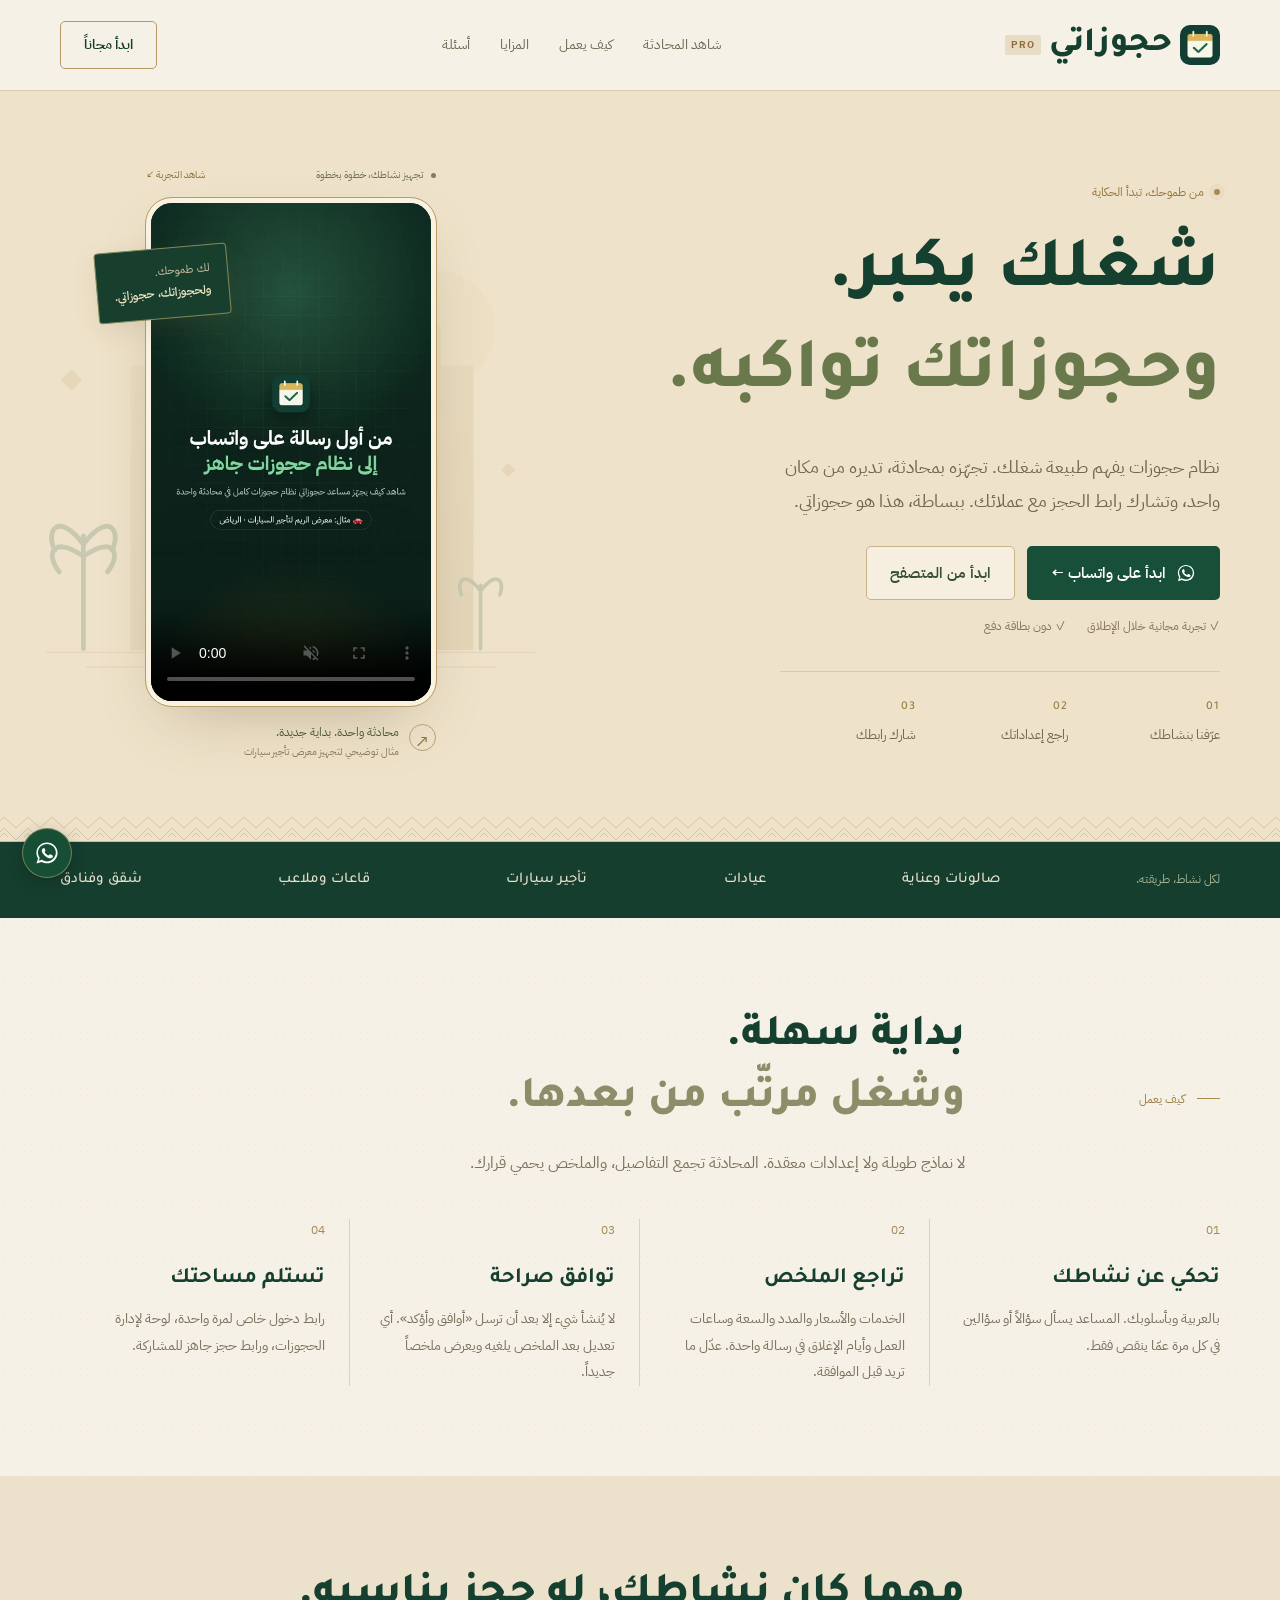
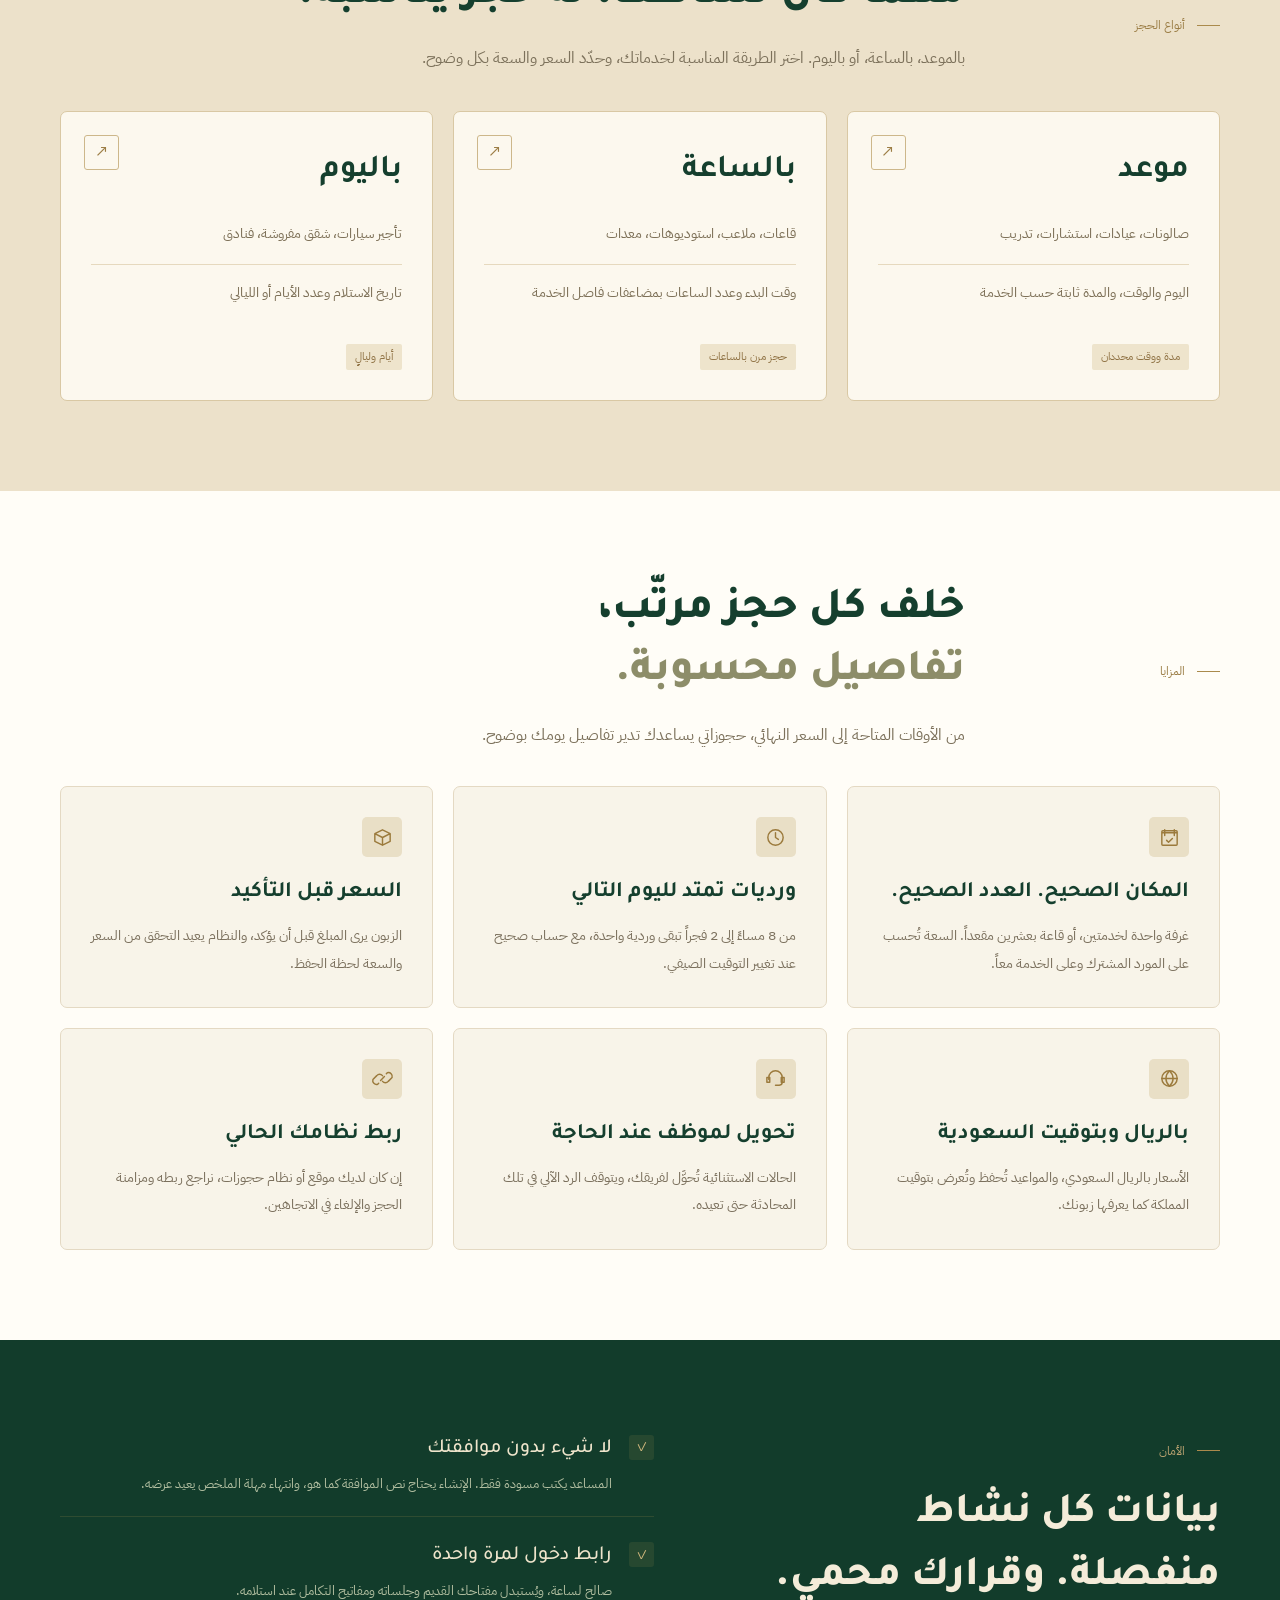
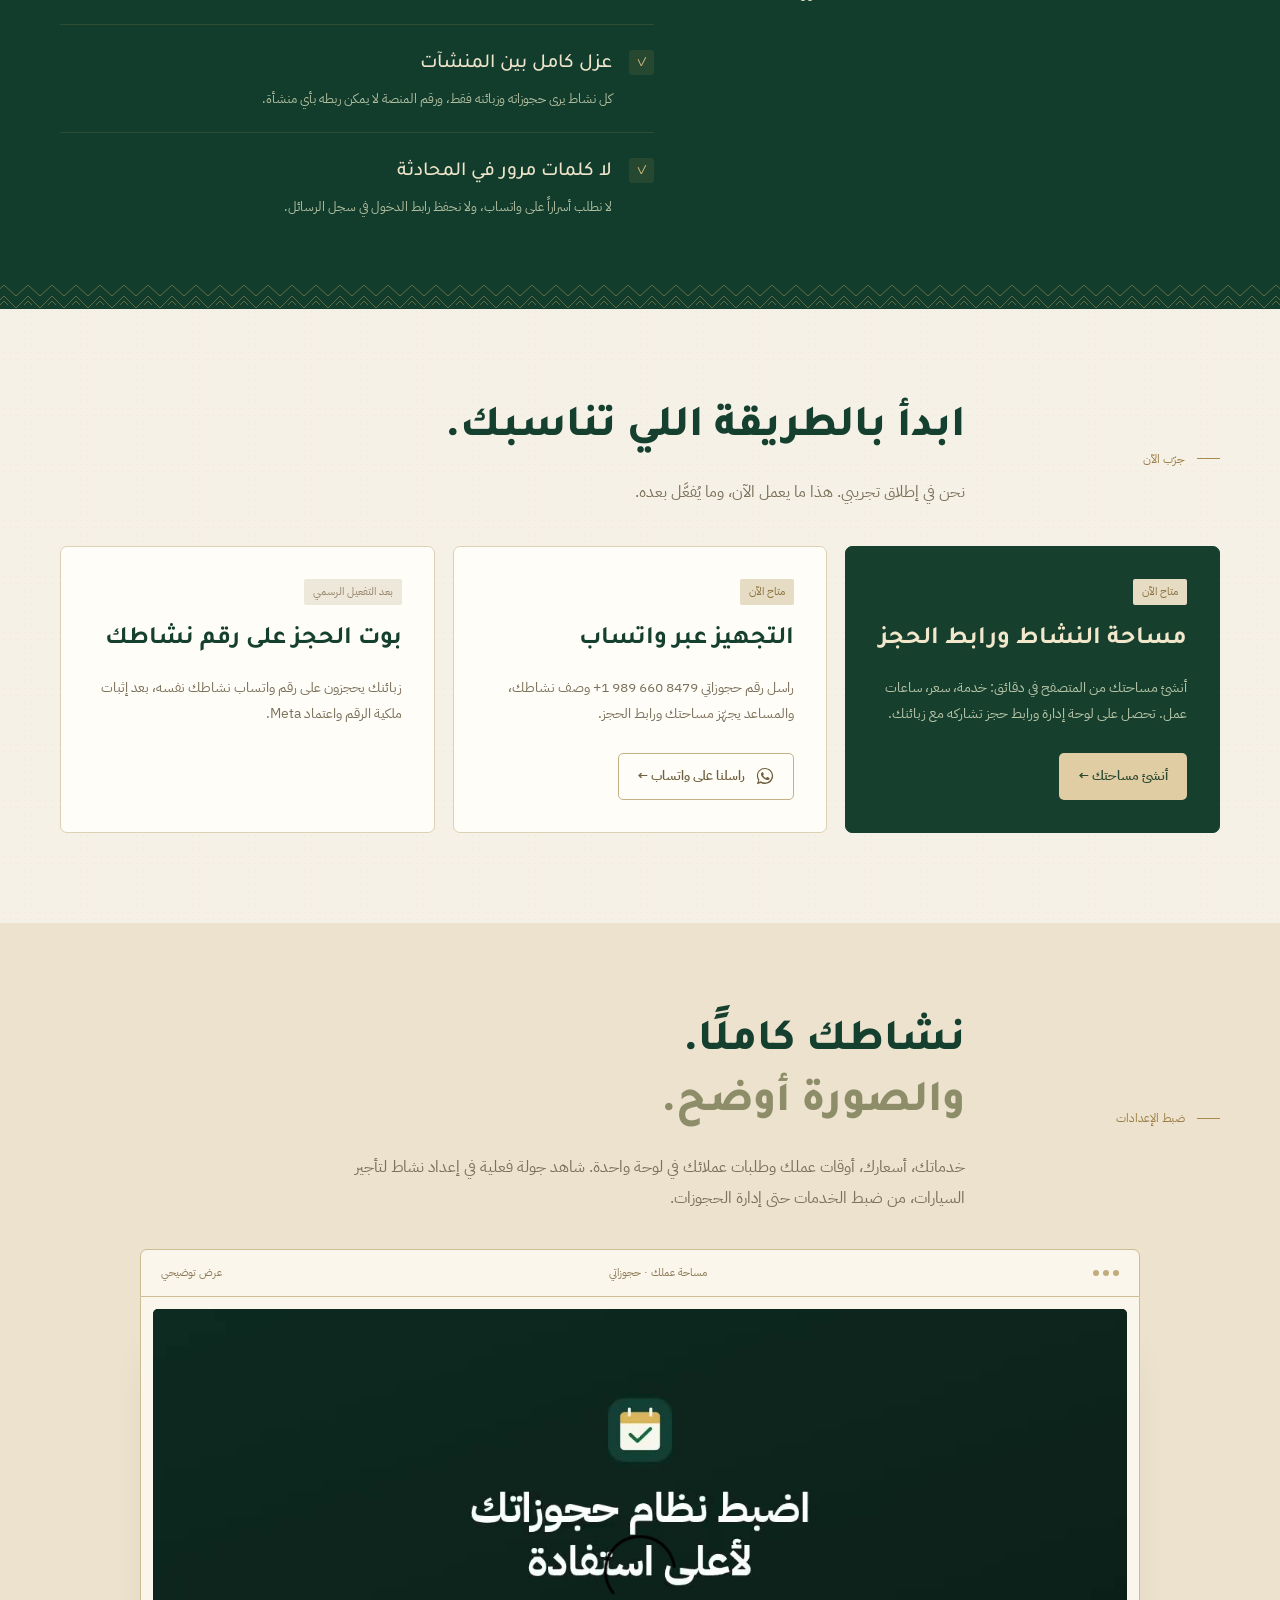
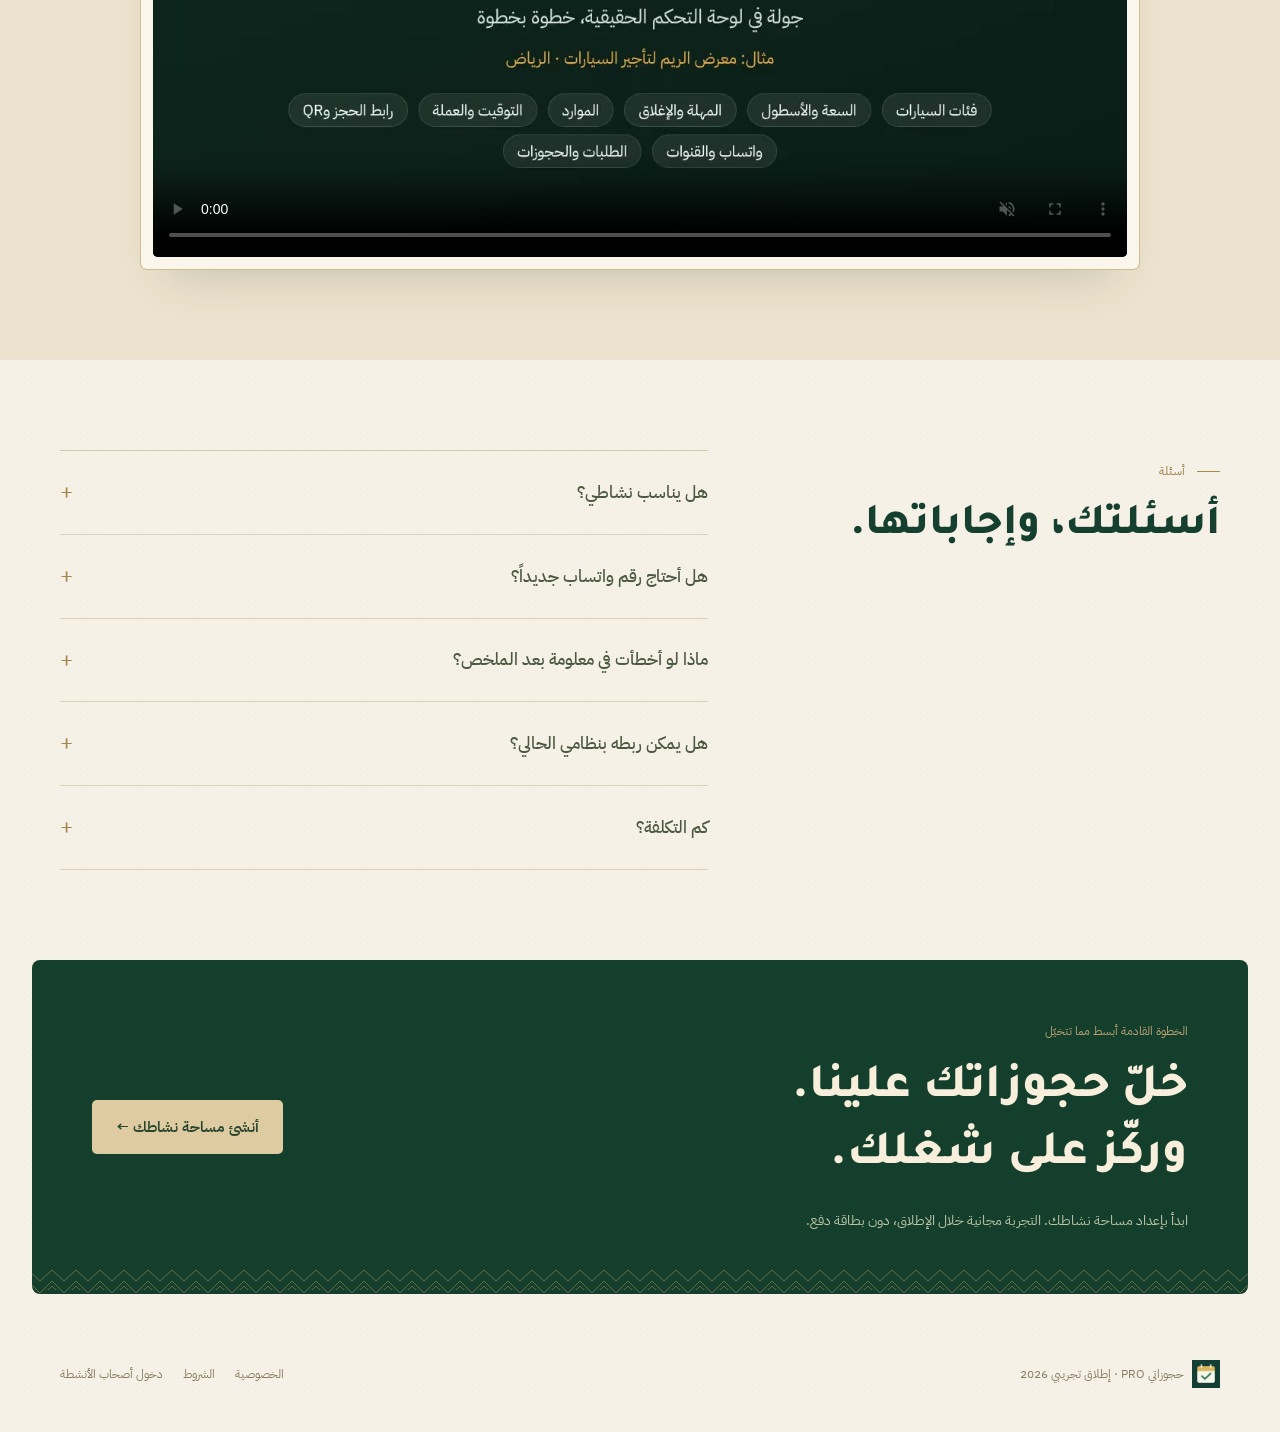
<file: index.html>
<!doctype html>
<html lang="ar" dir="rtl">
  <head>
    <meta charset="utf-8" />
    <meta
      name="viewport"
      content="width=device-width, initial-scale=1, viewport-fit=cover"
    />
    <link rel="canonical" href="https://abukamil.github.io/hajozati-landing/" />
    <link rel="icon" type="image/png" href="app-icon.png" />
    <link rel="apple-touch-icon" href="app-icon.png" />
    <link rel="manifest" href="manifest.webmanifest" />
    <meta name="theme-color" content="#102b26" />
    <meta property="og:type" content="website" />
    <meta property="og:locale" content="ar_AR" />
    <meta property="og:site_name" content="حجوزاتي PRO" />
    <meta property="og:title" content="حجوزاتي | حجوزات نشاطك على رقمك" />
    <meta
      property="og:description"
      content="حجوزاتي: نظام حجوزات لأي نشاط، تجهّزه من محادثة واتساب وتشارك رابط الحجز مع زبائنك اليوم."
    />
    <meta
      property="og:url"
      content="https://abukamil.github.io/hajozati-landing/"
    />
    <meta
      property="og:image"
      content="https://abukamil.github.io/hajozati-landing/social-card.png"
    />
    <meta property="og:image:type" content="image/png" />
    <meta property="og:image:width" content="1200" />
    <meta property="og:image:height" content="630" />
    <meta
      property="og:image:alt"
      content="حجوزاتي: كل مواعيد نشاطك في مساحة واحدة"
    />
    <meta name="twitter:card" content="summary_large_image" />
    <meta name="twitter:title" content="حجوزاتي | حجوزات نشاطك على رقمك" />
    <meta
      name="twitter:description"
      content="حجوزاتي: نظام حجوزات لأي نشاط، تجهّزه من محادثة واتساب وتشارك رابط الحجز مع زبائنك اليوم."
    />
    <meta
      name="twitter:image"
      content="https://abukamil.github.io/hajozati-landing/social-card.png"
    />
    <title>حجوزاتي PRO</title>
    <meta
      name="description"
      content="حجوزاتي: نظام حجوزات لأي نشاط، تجهّزه من محادثة واتساب وتشارك رابط الحجز مع زبائنك اليوم."
    />
    <link rel="preconnect" href="https://fonts.googleapis.com" />
    <link rel="preconnect" href="https://fonts.gstatic.com" crossorigin />
    <link
      rel="stylesheet"
      href="https://fonts.googleapis.com/css2?family=Readex+Pro:wght@400;500;600;700&family=IBM+Plex+Sans+Arabic:wght@400;500;600;700&family=IBM+Plex+Mono:wght@500&display=swap"
    />
    <style>
      :root {
        --paper: #f5f5ef;
        --panel: #fff;
        --ink: #17362e;
        --muted: #6b7770;
        --line: #dce2d9;
        --leaf: #205c47;
        --sun: #b1cc71;
        --chat: #102d26;
        --display: "Readex Pro", sans-serif;
        --body: "IBM Plex Sans Arabic", sans-serif;
        color-scheme: light;
      }
      * {
        box-sizing: border-box;
      }
      html {
        scroll-padding-top: 100px;
      }
      body {
        margin: 0;
        background: var(--paper);
        color: var(--ink);
        font: 17px/1.85 var(--body);
        -webkit-font-smoothing: antialiased;
      }
      a {
        color: inherit;
      }
      p,
      h1,
      h2,
      h3 {
        margin: 0;
      }
      h1,
      h2,
      h3 {
        font-family: var(--display);
        font-weight: 500;
        line-height: 1.6;
        letter-spacing: -0.6px;
        text-wrap: balance;
      }
      h2 em {
        font-style: normal;
        color: #7b8d7c;
      }
      .wrap {
        width: 100%;
        max-width: 1240px;
        padding-inline: 40px;
        margin-inline: auto;
      }
      button,
      a,
      summary {
        -webkit-tap-highlight-color: transparent;
      }
      :focus-visible {
        outline: 3px solid #98b746;
        outline-offset: 5px;
      }
      a {
        text-decoration: none;
      }
      .btn {
        display: inline-flex;
        align-items: center;
        justify-content: center;
        gap: 10px;
        min-height: 52px;
        border-radius: 9px;
        padding: 12px 23px;
        font-size: 15px;
        font-weight: 600;
        line-height: 1.6;
        border: 1px solid transparent;
        transition:
          transform 0.2s,
          background 0.2s;
      }
      .btn:hover {
        transform: translateY(-2px);
      }
      .btn.solid {
        background: var(--leaf);
        color: #fff;
      }
      .btn.ghost {
        border-color: var(--line);
        background: transparent;
      }
      .wa-ico {
        width: 20px;
        height: 20px;
        flex: none;
      }
      header.top {
        position: sticky;
        top: 0;
        z-index: 30;
        background: #f5f5eff5;
        backdrop-filter: blur(16px);
        border-bottom: 1px solid #dde2d7;
      }
      header.top .wrap {
        height: 84px;
        display: flex;
        align-items: center;
        justify-content: space-between;
        gap: 22px;
      }
      .brand {
        font-family: var(--display);
        font-size: 28px;
        font-weight: 700;
        display: flex;
        align-items: center;
        gap: 8px;
        letter-spacing: -1px;
      }
      .brand small {
        font-family: var(--body);
        font-size: 10px;
        letter-spacing: 1px;
        color: #40634f;
        border: 1px solid #bac9b3;
        border-radius: 4px;
        padding: 0 5px;
      }
      nav.links {
        display: flex;
        gap: 30px;
        font-size: 14px;
        color: #596c5e;
      }
      nav.links a:hover {
        color: var(--leaf);
      }
      header .btn {
        background: transparent !important;
        border: 1px solid #b7c5b1 !important;
        color: var(--ink) !important;
        font-size: 14px;
        min-height: 44px;
      }
      .hero {
        background: #102d26;
        color: #fff;
        position: relative;
        isolation: isolate;
        overflow: hidden;
      }
      .hero::before {
        content: "";
        position: absolute;
        width: 650px;
        height: 650px;
        left: -240px;
        top: 0;
        border: 1px solid #d3ebad14;
        border-radius: 50%;
        box-shadow:
          0 0 0 95px #d3ebad05,
          0 0 0 190px #d3ebad04;
        z-index: -1;
      }
      .hero::after {
        content: "";
        position: absolute;
        inset: 0;
        background: radial-gradient(
          ellipse at 30% 50%,
          #36533d55,
          transparent 60%
        );
        z-index: -1;
      }
      .hero .wrap {
        display: grid;
        grid-template-columns: 1.18fr 0.82fr;
        gap: 80px;
        align-items: center;
        padding-block: 48px 56px;
      }
      .hero .copy {
        padding-block: 30px;
        min-width: 0;
      }
      .eyebrow {
        font-size: 13px;
        display: flex;
        align-items: center;
        gap: 10px;
        color: #d9e4c3;
      }
      .eyebrow::before {
        content: "";
        height: 6px;
        width: 6px;
        border-radius: 50%;
        background: #c2de8a;
        box-shadow: 0 0 0 5px #b5d27712;
      }
      .hero h1 {
        font-size: clamp(38px, 4.15vw, 57px);
        margin-top: 26px;
        line-height: 1.65;
        letter-spacing: -1.4px;
      }
      .hero h1 em {
        color: #c6dc9d;
        font-style: normal;
      }
      .hero .lede {
        font-size: 18px;
        line-height: 2;
        color: #bbc9bf;
        max-width: 470px;
        margin-top: 23px;
      }
      .ctas {
        display: flex;
        flex-wrap: wrap;
        gap: 12px;
        margin-top: 28px;
      }
      .hero .btn.solid {
        background: #d2e8ac;
        color: #19382d;
      }
      .hero .btn.ghost {
        color: #e9ede2;
        border-color: #627361;
        background: #ffffff04;
      }
      .hero .note {
        margin-top: 15px;
        font-size: 12px;
        color: #9caf9f;
      }
      .hero .note span {
        margin-inline-start: 18px;
      }
      .hero-benefits {
        display: grid;
        grid-template-columns: repeat(3, 1fr);
        gap: 16px;
        margin-top: 40px;
        padding-top: 23px;
        border-top: 1px solid #b9ccab26;
        max-width: 440px;
      }
      .hero-benefits div {
        display: flex;
        flex-direction: column;
        gap: 4px;
      }
      .hero-benefits b {
        font-family: var(--display);
        font-size: 12px;
        font-weight: 400;
        letter-spacing: 1px;
        color: #b0c994;
      }
      .hero-benefits span {
        font-size: 13px;
        color: #d1dccd;
      }
      .video-stage {
        position: relative;
        width: 100%;
        max-width: 307px;
        justify-self: center;
      }
      .video-heading {
        display: flex;
        align-items: center;
        gap: 7px;
        font-size: 11px;
        color: #bdcdbd;
        margin-bottom: 13px;
      }
      .video-duration {
        margin-inline-start: auto;
        color: #c4da9d;
      }
      .live-dot {
        width: 5px;
        height: 5px;
        background: #c2db94;
        border-radius: 50%;
      }
      .clip {
        overflow: hidden;
        border-radius: 18px;
        background: var(--chat);
      }
      .clip video {
        display: block;
        width: 100%;
        height: auto;
      }
      .clip.tall video {
        aspect-ratio: 9/16;
        object-fit: contain;
      }
      .clip.wide video {
        aspect-ratio: 16/9;
      }
      .hero-video {
        border: 5px solid #e3e9d6;
        border-radius: 26px;
        box-shadow: 0 26px 55px #0005;
        position: relative;
      }
      .video-caption {
        font-size: 13px;
        margin-top: 15px;
        position: relative;
        padding-inline-start: 37px;
        color: #eff3e9;
      }
      .video-caption > span:last-child {
        display: block;
        font-size: 10px;
        color: #8ea991;
      }
      .caption-icon {
        position: absolute;
        inset-inline-start: 0;
        top: 3px;
        width: 27px;
        height: 27px;
        border: 1px solid #6c845b;
        border-radius: 50%;
        display: grid;
        place-items: center;
        color: #b8d18d;
        font-size: 18px;
      }
      .orbit-label {
        position: absolute;
        left: -66px;
        top: 60px;
        z-index: 2;
        background: #f0f2e6;
        color: #6d7b6a;
        padding: 12px 16px;
        border-radius: 9px;
        font-size: 10px;
        box-shadow: 0 8px 30px #0002;
        transform: rotate(-6deg);
        pointer-events: none;
      }
      .orbit-label b {
        display: block;
        color: #294937;
        font-weight: 500;
        font-size: 11px;
      }
      .sector-strip {
        background: #e9ecdf;
        border-bottom: 1px solid #d9dfce;
      }
      .sector-strip .wrap {
        display: flex;
        align-items: center;
        justify-content: space-between;
        gap: 24px;
        padding-block: 25px;
      }
      .sector-strip span {
        font-size: 12px;
        color: #72816c;
      }
      .sector-strip b {
        font-family: var(--display);
        font-size: 13px;
        font-weight: 400;
        color: #53624c;
      }
      section .wrap {
        padding-block: 88px;
      }
      .sec-head {
        display: grid;
        grid-template-columns: 220px 1fr;
        gap: 35px;
      }
      .kicker {
        display: flex;
        align-items: center;
        gap: 12px;
        font-size: 13px;
        color: #708169;
        padding-top: 10px;
      }
      .kicker::before {
        content: "";
        width: 23px;
        height: 1px;
        background: #8b9b6b;
      }
      .sec-head h2 {
        font-size: clamp(27px, 3.2vw, 40px);
      }
      .sec-head p:not(.kicker) {
        font-size: 16px;
        color: var(--muted);
        max-width: 640px;
        margin-top: 16px;
      }
      .steps {
        display: grid;
        grid-template-columns: repeat(4, 1fr);
        list-style: none;
        counter-reset: step;
        padding: 0;
        margin: 40px 0 0;
        gap: 0;
      }
      .steps li {
        counter-increment: step;
        padding: 0 24px;
        border-inline-start: 1px solid #d6dece;
      }
      .steps li:first-child {
        padding-inline-start: 0;
        border: 0;
      }
      .steps li::before {
        content: "0" counter(step);
        font-family: var(--display);
        font-size: 12px;
        color: #86936f;
        display: block;
        margin-bottom: 22px;
      }
      .steps h3 {
        font-size: 18px;
      }
      .steps p {
        font-size: 14px;
        color: var(--muted);
        margin-top: 10px;
        line-height: 1.9;
      }
      #modes {
        background: #e9eddf;
      }
      .ledger {
        display: grid;
        grid-template-columns: repeat(3, 1fr);
        gap: 18px;
        margin-top: 36px;
      }
      .ledger-row {
        background: #f7f8f2;
        border: 1px solid #d6ddcb;
        border-radius: 14px;
        padding: 28px;
        display: flex;
        flex-direction: column;
        align-items: flex-start;
        gap: 12px;
        position: relative;
        min-width: 0;
      }
      .ledger-row::before {
        content: "↗";
        position: absolute;
        left: 23px;
        top: 23px;
        width: 33px;
        height: 33px;
        border: 1px solid #ced8bf;
        border-radius: 50%;
        display: grid;
        place-items: center;
        color: #748b58;
      }
      .ledger-row b {
        font-family: var(--display);
        font-size: 26px;
        font-weight: 500;
        margin-bottom: 8px;
      }
      .ledger-row span {
        font-size: 14px;
        color: #697562;
      }
      .ledger-row span:nth-child(3) {
        border-top: 1px solid #dde4d3;
        padding-top: 15px;
        margin-top: 5px;
        width: 100%;
        min-height: 68px;
      }
      .ledger-row .unit {
        font-size: 11px;
        color: #42623a;
        background: #e9efdf;
        padding: 3px 9px;
        border-radius: 4px;
      }
      #features {
        background: #fafbf7;
      }
      .features {
        display: grid;
        grid-template-columns: repeat(3, 1fr);
        gap: 0;
        margin-top: 35px;
      }
      .feat {
        padding: 30px;
        border-bottom: 1px solid var(--line);
        min-width: 0;
      }
      .feat:nth-child(-n + 3) {
        border-top: 1px solid var(--line);
      }
      .feat:not(:nth-child(3n)) {
        border-inline-end: 1px solid var(--line);
      }
      .feature-icon {
        display: grid;
        place-items: center;
        width: 40px;
        height: 40px;
        background: #edf0e4;
        border-radius: 10px;
        color: #56733e;
        margin-bottom: 20px;
      }
      .feature-icon svg {
        width: 23px;
        height: 23px;
      }
      .feat h3 {
        font-size: 17px;
      }
      .feat p {
        font-size: 14px;
        color: var(--muted);
        line-height: 1.95;
        margin-top: 12px;
      }
      #trust {
        background: #15362b;
        color: #edf2e3;
      }
      #trust .wrap {
        display: grid;
        grid-template-columns: 0.9fr 1.1fr;
        gap: 80px;
      }
      #trust .sec-head {
        display: flex;
        flex-direction: column;
        gap: 22px;
      }
      #trust .kicker {
        color: #a6be8b;
      }
      #trust h2 {
        font-size: 34px;
        line-height: 1.8;
      }
      .trust {
        display: grid;
        gap: 20px;
      }
      .trust div {
        display: flex;
        gap: 17px;
        padding-bottom: 20px;
        border-bottom: 1px solid #d6e4bf26;
      }
      .trust div:last-child {
        border: 0;
        padding: 0;
      }
      .trust div::before {
        content: "✓";
        display: grid;
        place-items: center;
        flex: none;
        width: 25px;
        height: 25px;
        border-radius: 50%;
        background: #d1e6a918;
        color: #bad496;
        font-size: 13px;
        margin-top: 5px;
      }
      .trust p {
        font-size: 13px;
        color: #a8bfac;
        line-height: 1.9;
      }
      .trust b {
        display: block;
        color: #e5eddc;
        font-size: 16px;
        font-weight: 500;
        margin-bottom: 4px;
      }
      .status {
        display: grid;
        grid-template-columns: repeat(3, 1fr);
        gap: 18px;
        margin-top: 38px;
      }
      .card {
        border: 1px solid #dce2d1;
        background: #fff;
        padding: 30px;
        border-radius: 14px;
        display: flex;
        align-items: flex-start;
        flex-direction: column;
        gap: 16px;
        min-width: 0;
      }
      .card:first-child {
        background: #e7eddc;
        border-color: #cad6b5;
      }
      .pill {
        font-size: 11px;
        padding: 3px 9px;
        border-radius: 4px;
        display: inline-block;
        color: #51703c;
        background: #dae8ca;
      }
      .pill.soon {
        background: #efede5;
        color: #857755;
      }
      .card h3 {
        font-size: 20px;
      }
      .card p {
        color: var(--muted);
        font-size: 14px;
        flex: 1;
      }
      .card .btn {
        font-size: 13px;
        margin-top: 10px;
        min-height: 44px;
        padding-inline: 18px;
      }
      .card:nth-child(2) .btn {
        background: transparent;
        color: var(--leaf);
        border-color: #cbd6c3;
      }
      #setup {
        background: #e9eddf;
      }
      #setup .sec-head {
        margin-bottom: 35px;
      }
      .workspace-bar {
        display: flex;
        justify-content: space-between;
        align-items: center;
        gap: 10px;
        font-size: 11px;
        background: #f8f9f3;
        padding: 13px 20px;
        border: 1px solid #cdd8c0;
        border-radius: 12px 12px 0 0;
        max-width: 1000px;
        margin: auto;
        color: #7d8c72;
      }
      .workspace-bar b {
        font-weight: 400;
      }
      .workspace-bar > span:first-child {
        display: flex;
        gap: 4px;
        direction: ltr;
      }
      .workspace-bar i {
        width: 6px;
        height: 6px;
        border-radius: 50%;
        background: #c4cfb7;
      }
      .watch.wide {
        max-width: 1000px;
        margin: auto;
        border: 1px solid #cdd8c0;
        border-top: 0;
        border-radius: 0 0 12px 12px;
        padding: 12px;
        background: #f8f9f3;
        box-shadow: 0 30px 45px -30px #3b503540;
      }
      .watch .clip {
        border-radius: 5px;
      }
      #faq .wrap {
        display: grid;
        grid-template-columns: 0.8fr 1.2fr;
        gap: 80px;
      }
      #faq .sec-head {
        display: flex;
        flex-direction: column;
        gap: 15px;
      }
      .faq {
        border-top: 1px solid var(--line);
      }
      details {
        border-bottom: 1px solid var(--line);
      }
      summary {
        cursor: pointer;
        display: flex;
        align-items: center;
        justify-content: space-between;
        gap: 18px;
        padding-block: 21px;
        list-style: none;
        font-size: 16px;
        font-weight: 500;
      }
      summary::-webkit-details-marker {
        display: none;
      }
      summary::after {
        content: "+";
        color: #809767;
        font-size: 22px;
        font-weight: 400;
      }
      details[open] summary::after {
        content: "−";
      }
      details p {
        padding-bottom: 22px;
        font-size: 14px;
        color: var(--muted);
      }
      .final {
        padding: 0 32px 32px;
      }
      .final .wrap {
        background: #dce9bf;
        border-radius: 18px;
        padding: 52px 56px;
        display: flex;
        align-items: center;
        justify-content: space-between;
        gap: 30px;
        position: relative;
        overflow: hidden;
      }
      .final h2 {
        font-size: 40px;
        line-height: 1.7;
      }
      .final p:not(.final-kicker) {
        font-size: 14px;
        color: #6c7d56;
        margin-top: 18px;
        max-width: 470px;
      }
      .final-kicker {
        font-size: 12px;
        color: #5d783a;
        margin-bottom: 14px;
      }
      .final .btn {
        flex: none;
      }
      .final::after {
        pointer-events: none;
      }
      .footer-brand {
        display: inline-flex;
        align-items: center;
        gap: 8px;
      }
      .footer-brand .project-icon {
        width: 28px;
        height: 28px;
      }
      footer .wrap {
        padding-block: 26px 36px;
        display: flex;
        justify-content: space-between;
        gap: 20px;
        font-size: 12px;
        color: #7b8971;
      }
      footer nav {
        display: flex;
        flex-wrap: wrap;
        gap: 20px;
      }
      footer a {
        display: inline-flex;
        min-height: 44px;
        align-items: center;
      }
      .wa-float {
        position: fixed;
        left: 22px;
        bottom: 22px;
        width: 50px;
        height: 50px;
        display: grid;
        place-items: center;
        border-radius: 50%;
        background: #205c47;
        color: #fff;
        z-index: 40;
        box-shadow: 0 4px 16px #0003;
        border: 1px solid #ffffff40;
      }
      .wa-float .wa-ico {
        width: 26px;
        height: 26px;
      }
      @media (prefers-reduced-motion: no-preference) {
        html {
          scroll-behavior: smooth;
        }
      }
      @media (max-width: 1100px) {
        .hero .wrap {
          gap: 40px;
        }
        .hero h1 {
          font-size: 43px;
        }
        .orbit-label {
          left: -22px;
          top: 65px;
        }
        .hero .btn {
          font-size: 13px;
          padding-inline: 16px;
        }
        .sec-head {
          grid-template-columns: 170px 1fr;
        }
        #trust .wrap,
        #faq .wrap {
          gap: 40px;
        }
        .feat {
          padding: 25px;
        }
        .card {
          padding: 24px;
        }
      }
      @media (max-width: 850px) {
        .wrap {
          padding-inline: 26px;
        }
        .hero .wrap {
          grid-template-columns: 1fr;
          gap: 40px;
          padding-block: 46px;
        }
        .hero .copy {
          padding: 0;
          max-width: 600px;
        }
        .hero h1 {
          font-size: 48px;
        }
        .hero .lede {
          max-width: 550px;
        }
        .hero-benefits {
          max-width: none;
        }
        .video-stage {
          max-width: 330px;
        }
        .orbit-label {
          left: -22px;
        }
        .hero .btn {
          font-size: 15px;
        }
        .sector-strip .wrap {
          flex-wrap: wrap;
          justify-content: center;
          gap: 14px 25px;
        }
        .sector-strip span {
          flex-basis: 100%;
          text-align: center;
        }
        .sec-head {
          grid-template-columns: 1fr;
          gap: 16px;
        }
        .kicker {
          padding: 0;
        }
        .steps {
          grid-template-columns: 1fr 1fr;
          gap: 30px;
        }
        .steps li:nth-child(3) {
          padding-inline-start: 0;
          border: 0;
        }
        .features {
          grid-template-columns: 1fr 1fr;
        }
        .feat:not(:nth-child(3n)) {
          border-inline-end: 0;
        }
        .feat:nth-child(odd) {
          border-inline-end: 1px solid var(--line);
        }
        .feat:nth-child(3) {
          border-top: 0;
        }
        .status {
          grid-template-columns: 1fr;
        }
        .card {
          padding: 28px;
        }
        .card h3 {
          font-size: 23px;
        }
        #trust .wrap,
        #faq .wrap {
          grid-template-columns: 1fr;
          gap: 32px;
        }
        #trust h2 {
          font-size: 32px;
        }
        section .wrap {
          padding-block: 60px;
        }
        nav.links {
          gap: 18px;
        }
        .final .wrap {
          padding: 38px;
          flex-direction: column;
          align-items: flex-start;
        }
        .final h2 {
          font-size: 35px;
        }
      }
      @media (max-width: 640px) {
        header.top .wrap {
          height: 74px;
        }
        .brand {
          font-size: 24px;
        }
        nav.links {
          display: none;
        }
        header .btn {
          font-size: 12px;
          padding-inline: 15px;
          min-height: 42px;
        }
        .hero .wrap {
          padding-block: 36px 40px;
          gap: 34px;
        }
        .hero h1 {
          font-size: clamp(32px, 8vw, 44px);
          line-height: 1.75;
          letter-spacing: -0.9px;
          margin-top: 20px;
        }
        .hero .lede {
          font-size: 16px;
          line-height: 1.95;
          margin-top: 18px;
        }
        .eyebrow {
          font-size: 11px;
        }
        .ctas {
          display: grid;
          grid-template-columns: 1fr;
          gap: 10px;
          margin-top: 24px;
        }
        .hero .btn {
          font-size: 14px;
          min-height: 50px;
        }
        .hero .note {
          font-size: 11px;
          display: flex;
          flex-wrap: wrap;
          gap: 4px 12px;
        }
        .hero .note span {
          margin: 0;
        }
        .hero-benefits {
          margin-top: 26px;
          padding-top: 20px;
          gap: 10px;
        }
        .hero-benefits span {
          font-size: 11px;
        }
        .hero-benefits b {
          font-size: 10px;
        }
        .video-stage {
          max-width: 295px;
        }
        .orbit-label {
          left: -16px;
          font-size: 9px;
          padding: 10px 12px;
        }
        .orbit-label b {
          font-size: 10px;
        }
        .video-heading {
          font-size: 10px;
        }
        .video-caption {
          font-size: 12px;
        }
        .sector-strip .wrap {
          gap: 12px 20px;
          padding-block: 22px;
        }
        .sector-strip b {
          font-size: 11px;
        }
        .sec-head h2 {
          font-size: 28px;
        }
        .sec-head p:not(.kicker) {
          font-size: 15px;
        }
        .kicker {
          font-size: 12px;
        }
        .steps {
          gap: 26px 18px;
        }
        .steps li {
          padding: 0 16px;
        }
        .steps h3 {
          font-size: 15px;
        }
        .steps p {
          font-size: 13px;
        }
        .steps li::before {
          margin-bottom: 12px;
        }
        .ledger {
          grid-template-columns: 1fr;
          gap: 12px;
        }
        .ledger-row {
          padding: 25px;
        }
        .ledger-row b {
          font-size: 24px;
        }
        .ledger-row span:nth-child(3) {
          min-height: 0;
        }
        .features {
          grid-template-columns: 1fr;
        }
        .feat,
        .feat:nth-child(odd) {
          border-inline-end: 0;
          padding: 25px 0;
        }
        .feat:nth-child(2) {
          border-top: 0;
        }
        .feature-icon {
          float: right;
          width: 35px;
          height: 35px;
          margin: 0 0 12px 14px;
        }
        .feature-icon svg {
          width: 20px;
          height: 20px;
        }
        .feat h3 {
          min-height: 35px;
          display: flex;
          align-items: center;
          font-size: 17px;
        }
        .feat p {
          clear: both;
          margin-top: 8px;
        }
        .trust b {
          font-size: 15px;
        }
        .trust p {
          font-size: 13px;
        }
        .workspace-bar {
          font-size: 9px;
          padding-inline: 12px;
        }
        .watch.wide {
          padding: 6px;
        }
        .final {
          padding: 0 16px 20px;
        }
        .final .wrap {
          padding: 30px 24px;
          border-radius: 14px;
        }
        .final h2 {
          font-size: 29px;
        }
        .final .btn {
          width: 100%;
          font-size: 14px;
        }
        .final p:not(.final-kicker) {
          font-size: 13px;
        }
        .final-kicker {
          font-size: 10px;
        }
        footer .wrap {
          flex-direction: column;
          gap: 5px;
          padding-bottom: 82px;
        }
        footer nav {
          gap: 18px;
        }
        .wa-float {
          left: 15px;
          bottom: max(15px, env(safe-area-inset-bottom));
          width: 46px;
          height: 46px;
        }
      }
      @media (max-width: 360px) {
        .wrap {
          padding-inline: 20px;
        }
        .hero h1 {
          font-size: 29px;
        }
        .video-stage {
          max-width: 265px;
        }
        .orbit-label {
          left: -10px;
        }
        .hero .note {
          font-size: 10px;
        }
      }
    </style>

    <link rel="stylesheet" href="fonts/tajawal.css" />
    <link rel="stylesheet" href="saudi.css?v=3" />
  </head>
  <body>
    <header class="top">
      <div class="wrap">
        <a class="brand" href="#top"
          ><img
            class="project-icon"
            src="app-icon.png"
            width="40"
            height="40"
            alt=""
          />حجوزاتي <small>PRO</small></a
        >
        <nav class="links" aria-label="أقسام الصفحة">
          <a href="#conversation">شاهد المحادثة</a>
          <a href="#how">كيف يعمل</a>
          <a href="#features">المزايا</a>
          <a href="#faq">أسئلة</a>
        </nav>
        <a
          class="btn solid"
          href="https://hajozati.onrender.com/start.html"
          target="_blank"
          rel="noopener"
          >ابدأ مجاناً</a
        >
      </div>
    </header>

    <main id="top">
      <div class="hero">
        <div class="wrap">
          <div class="copy">
            <p class="eyebrow">من طموحك، تبدأ الحكاية</p>
            <h1>شغلك يكبر.<br /><em>وحجوزاتك تواكبه.</em></h1>
            <p class="lede">
              نظام حجوزات يفهم طبيعة شغلك. تجهّزه بمحادثة، تديره من مكان واحد،
              وتشارك رابط الحجز مع عملائك. ببساطة، هذا هو حجوزاتي.
            </p>
            <div class="ctas">
              <a
                class="btn solid"
                href="https://wa.me/19896608479?text=%D9%85%D8%B1%D8%AD%D8%A8%D8%A7%D9%8B%20%D8%A3%D8%B1%D9%8A%D8%AF%20%D8%AA%D8%AC%D9%87%D9%8A%D8%B2%20%D9%86%D8%B4%D8%A7%D8%B7%D9%8A"
                target="_blank"
                rel="noopener"
                ><svg class="wa-ico" viewBox="0 0 32 32" aria-hidden="true">
                  <path
                    fill="currentColor"
                    d="M16 3C8.8 3 3 8.7 3 15.8c0 2.5.7 4.9 2 7L3 29l6.4-2c2 1.1 4.3 1.7 6.6 1.7 7.2 0 13-5.7 13-12.8C29 8.7 23.2 3 16 3zm0 23.4c-2.1 0-4.1-.6-5.9-1.7l-.4-.3-3.8 1.2 1.2-3.7-.3-.4c-1.2-1.8-1.9-3.9-1.9-6 0-5.9 4.9-10.6 11-10.6s11 4.8 11 10.6-4.9 10.9-10.9 10.9zm6-7.9c-.3-.2-1.9-.9-2.2-1s-.5-.2-.7.2-.8 1-1 1.2-.4.2-.7.1a8.8 8.8 0 0 1-4.4-3.8c-.3-.6.3-.5 1-1.7.1-.2 0-.4 0-.6l-1-2.4c-.3-.6-.5-.5-.7-.5h-.6c-.2 0-.6.1-.9.4s-1.2 1.1-1.2 2.8 1.2 3.2 1.4 3.5c.2.2 2.4 3.6 5.8 5 2.2.9 3 1 4.1.8.7-.1 1.9-.8 2.2-1.5s.3-1.3.2-1.5c-.1-.1-.3-.2-.6-.4z"
                  /></svg
                >ابدأ على واتساب ←</a
              >
              <a
                class="btn ghost"
                href="https://hajozati.onrender.com/start.html"
                target="_blank"
                rel="noopener"
                >ابدأ من المتصفح</a
              >
            </div>
            <p class="note">
              ✓ تجربة مجانية خلال الإطلاق <span>✓ دون بطاقة دفع</span>
            </p>
            <div class="hero-benefits">
              <div><b>01</b><span>عرّفنا بنشاطك</span></div>
              <div><b>02</b><span>راجع إعداداتك</span></div>
              <div><b>03</b><span>شارك رابطك</span></div>
            </div>
          </div>

          <div class="video-stage">
            <img
              class="heritage-backdrop"
              src="design/najdi-gate.svg"
              alt=""
              aria-hidden="true"
            />
            <div class="orbit-label" aria-hidden="true">
              لك طموحك.<br /><b>ولحجوزاتك، حجوزاتي.</b>
            </div>
            <div class="video-heading">
              <span class="live-dot"></span> تجهيز نشاطك، خطوة بخطوة
              <span class="video-duration">شاهد التجربة ↙</span>
            </div>
            <div class="clip tall hero-video" id="conversation">
              <video
                data-lazy-video
                muted
                playsinline
                loop
                controls
                preload="metadata"
                poster="media/whatsapp-demo-cars.jpg"
                aria-label="فيديو محادثة تجهيز معرض تأجير سيارات في الرياض على واتساب"
                width="720"
                height="1280"
              >
                <source
                  data-src="media/whatsapp-demo-cars.mp4"
                  type="video/mp4"
                />
                يمكنك
                <a href="media/whatsapp-demo-cars.mp4">تحميل فيديو المحادثة</a>.
              </video>
            </div>
            <p class="video-caption">
              <span class="caption-icon">↗</span> محادثة واحدة. بداية
              جديدة.<span>مثال توضيحي لتجهيز معرض تأجير سيارات</span>
            </p>
          </div>
        </div>
      </div>
      <div class="sector-strip">
        <div class="wrap">
          <span>لكل نشاط، طريقته.</span><b>صالونات وعناية</b><b>عيادات</b
          ><b>تأجير سيارات</b><b>قاعات وملاعب</b><b>شقق وفنادق</b>
        </div>
      </div>
      <section id="how">
        <div class="wrap">
          <div class="sec-head">
            <p class="kicker">كيف يعمل</p>
            <div>
              <h2>بداية سهلة.<br /><em>وشغل مرتّب من بعدها.</em></h2>
              <p>
                لا نماذج طويلة ولا إعدادات معقدة. المحادثة تجمع التفاصيل،
                والملخص يحمي قرارك.
              </p>
            </div>
          </div>
          <ol class="steps">
            <li>
              <h3>تحكي عن نشاطك</h3>
              <p>
                بالعربية وبأسلوبك. المساعد يسأل سؤالاً أو سؤالين في كل مرة عمّا
                ينقص فقط.
              </p>
            </li>
            <li>
              <h3>تراجع الملخص</h3>
              <p>
                الخدمات والأسعار والمدد والسعة وساعات العمل وأيام الإغلاق في
                رسالة واحدة. عدّل ما تريد قبل الموافقة.
              </p>
            </li>
            <li>
              <h3>توافق صراحة</h3>
              <p>
                لا يُنشأ شيء إلا بعد أن ترسل «أوافق وأؤكد». أي تعديل بعد الملخص
                يلغيه ويعرض ملخصاً جديداً.
              </p>
            </li>
            <li>
              <h3>تستلم مساحتك</h3>
              <p>
                رابط دخول خاص لمرة واحدة، لوحة لإدارة الحجوزات، ورابط حجز جاهز
                للمشاركة.
              </p>
            </li>
          </ol>
        </div>
      </section>

      <section id="modes">
        <div class="wrap">
          <div class="sec-head">
            <p class="kicker">أنواع الحجز</p>
            <div>
              <h2>مهما كان نشاطك، له حجز يناسبه.</h2>
              <p>
                بالموعد، بالساعة، أو باليوم. اختر الطريقة المناسبة لخدماتك،
                وحدّد السعر والسعة بكل وضوح.
              </p>
            </div>
          </div>
          <div class="ledger" role="list" aria-label="أنواع الحجز">
            <div class="ledger-row" role="listitem">
              <b>موعد</b><span>صالونات، عيادات، استشارات، تدريب</span
              ><span>اليوم والوقت، والمدة ثابتة حسب الخدمة</span
              ><span class="unit">مدة ووقت محددان</span>
            </div>
            <div class="ledger-row" role="listitem">
              <b>بالساعة</b><span>قاعات، ملاعب، استوديوهات، معدات</span
              ><span>وقت البدء وعدد الساعات بمضاعفات فاصل الخدمة</span
              ><span class="unit">حجز مرن بالساعات</span>
            </div>
            <div class="ledger-row" role="listitem">
              <b>باليوم</b><span>تأجير سيارات، شقق مفروشة، فنادق</span
              ><span>تاريخ الاستلام وعدد الأيام أو الليالي</span
              ><span class="unit">أيام وليالٍ</span>
            </div>
          </div>
        </div>
      </section>

      <section id="features">
        <div class="wrap">
          <div class="sec-head">
            <p class="kicker">المزايا</p>
            <div>
              <h2>خلف كل حجز مرتّب،<br /><em>تفاصيل محسوبة.</em></h2>
              <p>
                من الأوقات المتاحة إلى السعر النهائي، حجوزاتي يساعدك تدير تفاصيل
                يومك بوضوح.
              </p>
            </div>
          </div>
          <div class="features">
            <div class="feat">
              <span class="feature-icon" aria-hidden="true"
                ><svg
                  viewBox="0 0 24 24"
                  fill="none"
                  stroke="currentColor"
                  stroke-width="1.5"
                  stroke-linecap="round"
                  stroke-linejoin="round"
                >
                  <path
                    d="M4 7h16M7 4v6m10-6v6M5 5h14a1 1 0 0 1 1 1v13a1 1 0 0 1-1 1H5a1 1 0 0 1-1-1V6a1 1 0 0 1 1-1Z"
                  />
                  <path d="m9 15 2 2 4-4" /></svg
              ></span>
              <h3>المكان الصحيح. العدد الصحيح.</h3>
              <p>
                غرفة واحدة لخدمتين، أو قاعة بعشرين مقعداً. السعة تُحسب على
                المورد المشترك وعلى الخدمة معاً.
              </p>
            </div>
            <div class="feat">
              <span class="feature-icon" aria-hidden="true"
                ><svg
                  viewBox="0 0 24 24"
                  fill="none"
                  stroke="currentColor"
                  stroke-width="1.5"
                  stroke-linecap="round"
                  stroke-linejoin="round"
                >
                  <circle cx="12" cy="12" r="8" />
                  <path d="M12 7v5l3 2" /></svg
              ></span>
              <h3>ورديات تمتد لليوم التالي</h3>
              <p>
                من 8 مساءً إلى 2 فجراً تبقى وردية واحدة، مع حساب صحيح عند تغيير
                التوقيت الصيفي.
              </p>
            </div>
            <div class="feat">
              <span class="feature-icon" aria-hidden="true"
                ><svg
                  viewBox="0 0 24 24"
                  fill="none"
                  stroke="currentColor"
                  stroke-width="1.5"
                  stroke-linecap="round"
                  stroke-linejoin="round"
                >
                  <path
                    d="m4 8 8-4 8 4v8l-8 4-8-4Z M4 8l8 4 8-4M12 12v8"
                  /></svg
              ></span>
              <h3>السعر قبل التأكيد</h3>
              <p>
                الزبون يرى المبلغ قبل أن يؤكد، والنظام يعيد التحقق من السعر
                والسعة لحظة الحفظ.
              </p>
            </div>
            <div class="feat">
              <span class="feature-icon" aria-hidden="true"
                ><svg
                  viewBox="0 0 24 24"
                  fill="none"
                  stroke="currentColor"
                  stroke-width="1.5"
                  stroke-linecap="round"
                  stroke-linejoin="round"
                >
                  <circle cx="12" cy="12" r="8" />
                  <path d="M4 12h16M12 4c-5 5-5 11 0 16 5-5 5-11 0-16Z" /></svg
              ></span>
              <h3>بالريال وبتوقيت السعودية</h3>
              <p>
                الأسعار بالريال السعودي، والمواعيد تُحفظ وتُعرض بتوقيت المملكة
                كما يعرفها زبونك.
              </p>
            </div>
            <div class="feat">
              <span class="feature-icon" aria-hidden="true"
                ><svg
                  viewBox="0 0 24 24"
                  fill="none"
                  stroke="currentColor"
                  stroke-width="1.5"
                  stroke-linecap="round"
                  stroke-linejoin="round"
                >
                  <path
                    d="M5 13v-2a7 7 0 0 1 14 0v5a3 3 0 0 1-3 3h-4M5 11H3v5h3v-5Zm14 0h2v5h-3v-5Z"
                  /></svg
              ></span>
              <h3>تحويل لموظف عند الحاجة</h3>
              <p>
                الحالات الاستثنائية تُحوَّل لفريقك، ويتوقف الرد الآلي في تلك
                المحادثة حتى تعيده.
              </p>
            </div>
            <div class="feat">
              <span class="feature-icon" aria-hidden="true"
                ><svg
                  viewBox="0 0 24 24"
                  fill="none"
                  stroke="currentColor"
                  stroke-width="1.5"
                  stroke-linecap="round"
                  stroke-linejoin="round"
                >
                  <path
                    d="m10 14 4-4m-6 7-1 1a4 4 0 0 1-5-5l4-4a4 4 0 0 1 6 0m0 6a4 4 0 0 0 6 0l4-4a4 4 0 0 0-5-5l-1 1"
                  /></svg
              ></span>
              <h3>ربط نظامك الحالي</h3>
              <p>
                إن كان لديك موقع أو نظام حجوزات، نراجع ربطه ومزامنة الحجز
                والإلغاء في الاتجاهين.
              </p>
            </div>
          </div>
        </div>
      </section>

      <section id="trust">
        <div class="wrap">
          <div class="sec-head">
            <p class="kicker">الأمان</p>
            <div>
              <h2>بيانات كل نشاط منفصلة. وقرارك محمي.</h2>
            </div>
          </div>
          <div class="trust">
            <div>
              <p>
                <b>لا شيء بدون موافقتك</b>المساعد يكتب مسودة فقط. الإنشاء يحتاج
                نص الموافقة كما هو، وانتهاء مهلة الملخص يعيد عرضه.
              </p>
            </div>
            <div>
              <p>
                <b>رابط دخول لمرة واحدة</b>صالح لساعة، ويُستبدل مفتاحك القديم
                وجلساته ومفاتيح التكامل عند استلامه.
              </p>
            </div>
            <div>
              <p>
                <b>عزل كامل بين المنشآت</b>كل نشاط يرى حجوزاته وزبائنه فقط، ورقم
                المنصة لا يمكن ربطه بأي منشأة.
              </p>
            </div>
            <div>
              <p>
                <b>لا كلمات مرور في المحادثة</b>لا نطلب أسراراً على واتساب، ولا
                نحفظ رابط الدخول في سجل الرسائل.
              </p>
            </div>
          </div>
        </div>
      </section>

      <section id="try">
        <div class="wrap">
          <div class="sec-head">
            <p class="kicker">جرّب الآن</p>
            <div>
              <h2>ابدأ بالطريقة اللي تناسبك.</h2>
              <p>نحن في إطلاق تجريبي. هذا ما يعمل الآن، وما يُفعَّل بعده.</p>
            </div>
          </div>
          <div class="status">
            <div class="card">
              <span class="pill on">متاح الآن</span>
              <h3>مساحة النشاط ورابط الحجز</h3>
              <p>
                أنشئ مساحتك من المتصفح في دقائق: خدمة، سعر، ساعات عمل. تحصل على
                لوحة إدارة ورابط حجز تشاركه مع زبائنك.
              </p>
              <a
                class="btn solid"
                href="https://hajozati.onrender.com/start.html"
                target="_blank"
                rel="noopener"
                >أنشئ مساحتك ←</a
              >
            </div>
            <div class="card">
              <span class="pill on">متاح الآن</span>
              <h3>التجهيز عبر واتساب</h3>
              <p>
                راسل رقم حجوزاتي ‎+1 989 660 8479 وصف نشاطك، والمساعد يجهّز
                مساحتك ورابط الحجز.
              </p>
              <a
                class="btn solid"
                href="https://wa.me/19896608479?text=%D9%85%D8%B1%D8%AD%D8%A8%D8%A7%D9%8B%20%D8%A3%D8%B1%D9%8A%D8%AF%20%D8%AA%D8%AC%D9%87%D9%8A%D8%B2%20%D9%86%D8%B4%D8%A7%D8%B7%D9%8A"
                target="_blank"
                rel="noopener"
                ><svg class="wa-ico" viewBox="0 0 32 32" aria-hidden="true">
                  <path
                    fill="currentColor"
                    d="M16 3C8.8 3 3 8.7 3 15.8c0 2.5.7 4.9 2 7L3 29l6.4-2c2 1.1 4.3 1.7 6.6 1.7 7.2 0 13-5.7 13-12.8C29 8.7 23.2 3 16 3zm0 23.4c-2.1 0-4.1-.6-5.9-1.7l-.4-.3-3.8 1.2 1.2-3.7-.3-.4c-1.2-1.8-1.9-3.9-1.9-6 0-5.9 4.9-10.6 11-10.6s11 4.8 11 10.6-4.9 10.9-10.9 10.9zm6-7.9c-.3-.2-1.9-.9-2.2-1s-.5-.2-.7.2-.8 1-1 1.2-.4.2-.7.1a8.8 8.8 0 0 1-4.4-3.8c-.3-.6.3-.5 1-1.7.1-.2 0-.4 0-.6l-1-2.4c-.3-.6-.5-.5-.7-.5h-.6c-.2 0-.6.1-.9.4s-1.2 1.1-1.2 2.8 1.2 3.2 1.4 3.5c.2.2 2.4 3.6 5.8 5 2.2.9 3 1 4.1.8.7-.1 1.9-.8 2.2-1.5s.3-1.3.2-1.5c-.1-.1-.3-.2-.6-.4z"
                  /></svg
                >راسلنا على واتساب ←</a
              >
            </div>
            <div class="card">
              <span class="pill soon">بعد التفعيل الرسمي</span>
              <h3>بوت الحجز على رقم نشاطك</h3>
              <p>
                زبائنك يحجزون على رقم واتساب نشاطك نفسه، بعد إثبات ملكية الرقم
                واعتماد Meta.
              </p>
            </div>
          </div>
        </div>
      </section>

      <section id="setup">
        <div class="wrap">
          <div class="sec-head">
            <p class="kicker">ضبط الإعدادات</p>
            <div>
              <h2>نشاطك كاملًا.<br /><em>والصورة أوضح.</em></h2>
              <p>
                خدماتك، أسعارك، أوقات عملك وطلبات عملائك في لوحة واحدة. شاهد
                جولة فعلية في إعداد نشاط لتأجير السيارات، من ضبط الخدمات حتى
                إدارة الحجوزات.
              </p>
            </div>
          </div>
          <div class="workspace-bar">
            <span><i></i><i></i><i></i></span><b>مساحة عملك · حجوزاتي</b
            ><span>عرض توضيحي</span>
          </div>
          <div class="watch wide">
            <div class="clip wide">
              <video
                data-lazy-video
                muted
                playsinline
                loop
                controls
                preload="none"
                poster="media/settings-guide-cars.jpg"
                aria-label="فيديو يشرح ضبط إعدادات معرض تأجير سيارات في لوحة تحكم حجوزاتي"
                width="1280"
                height="720"
              >
                <source
                  data-src="media/settings-guide-cars.mp4"
                  type="video/mp4"
                />
              </video>
            </div>
          </div>
        </div>
      </section>

      <section id="faq">
        <div class="wrap">
          <div class="sec-head">
            <p class="kicker">أسئلة</p>
            <div><h2>أسئلتك، وإجاباتها.</h2></div>
          </div>
          <div class="faq">
            <details>
              <summary>هل يناسب نشاطي؟</summary>
              <p>
                إذا كان زبائنك يحجزون وقتاً أو مكاناً أو شيئاً، فغالباً نعم:
                صالونات، عيادات، قاعات، ملاعب، تأجير سيارات، شقق، تدريب،
                واستشارات. أنواع الحجز الثلاثة تغطي أغلب الحالات.
              </p>
            </details>
            <details>
              <summary>هل أحتاج رقم واتساب جديداً؟</summary>
              <p>
                لا تحتاجه للبدء. رابط الحجز يعمل الآن وتشاركه من رقمك الحالي.
                وعند تفعيل البوت على رقم نشاطك نستخدم رقماً تملكه أنت بعد إثبات
                ملكيته.
              </p>
            </details>
            <details>
              <summary>ماذا لو أخطأت في معلومة بعد الملخص؟</summary>
              <p>
                اكتب التعديل فقط. أي رسالة غير الموافقة تلغي الملخص السابق،
                ويعرض المساعد ملخصاً جديداً. ولا يُنشأ نشاطك بالبيانات القديمة
                أبداً.
              </p>
            </details>
            <details>
              <summary>هل يمكن ربطه بنظامي الحالي؟</summary>
              <p>
                نراجع ذلك حسب الواجهات والصلاحيات التي يتيحها مزود نظامك، ونختبر
                التوفر والحجز والإلغاء ومنع التكرار قبل التشغيل. لا نثبّت شيئاً
                على نظامك دون اتفاق.
              </p>
            </details>
            <details>
              <summary>كم التكلفة؟</summary>
              <p>
                التجربة الحالية مجانية ولا تتطلب بطاقة دفع. لن يُحسب عليك أي
                مبلغ دون موافقتك.
              </p>
            </details>
          </div>
        </div>
      </section>

      <section class="final">
        <div class="wrap">
          <div>
            <p class="final-kicker">الخطوة القادمة أبسط مما تتخيّل</p>
            <h2>خلّ حجوزاتك علينا.<br />وركّز على شغلك.</h2>
            <p>
              ابدأ بإعداد مساحة نشاطك. التجربة مجانية خلال الإطلاق، دون بطاقة
              دفع.
            </p>
          </div>
          <a
            class="btn solid"
            href="https://hajozati.onrender.com/start.html"
            target="_blank"
            rel="noopener"
            >أنشئ مساحة نشاطك ←</a
          >
        </div>
      </section>
    </main>

    <footer>
      <div class="wrap">
        <span class="footer-brand"
          ><img
            class="project-icon"
            src="app-icon.png"
            width="28"
            height="28"
            alt=""
          />حجوزاتي PRO · إطلاق تجريبي 2026</span
        >
        <nav aria-label="روابط قانونية">
          <a
            href="https://hajozati.onrender.com/privacy.html"
            target="_blank"
            rel="noopener"
            >الخصوصية</a
          >
          <a
            href="https://hajozati.onrender.com/terms.html"
            target="_blank"
            rel="noopener"
            >الشروط</a
          >
          <a
            href="https://hajozati.onrender.com/dashboard.html"
            target="_blank"
            rel="noopener"
            >دخول أصحاب الأنشطة</a
          >
        </nav>
      </div>
    </footer>

    <script>
      // Videos load only when scrolled near, and autoplay muted unless the viewer prefers reduced motion.
      (() => {
        const videos = document.querySelectorAll("video[data-lazy-video]");
        const still = matchMedia("(prefers-reduced-motion: reduce)").matches;
        const load = (v) => {
          if (v.dataset.loaded) return;
          v.dataset.loaded = "1";
          for (const s of v.querySelectorAll("source[data-src]"))
            s.src = s.dataset.src;
          v.load();
        };
        if (!("IntersectionObserver" in window)) {
          videos.forEach(load);
          return;
        }
        const near = new IntersectionObserver(
          (entries) => {
            for (const e of entries)
              if (e.isIntersecting) {
                load(e.target);
                near.unobserve(e.target);
              }
          },
          { rootMargin: "300px 0px" },
        );
        const seen = new IntersectionObserver(
          (entries) => {
            for (const e of entries) {
              const v = e.target;
              if (e.isIntersecting && !still && !v.dataset.userPaused) {
                load(v);
                v.play().catch(() => {});
              } else if (!e.isIntersecting && !v.paused) {
                v.dataset.auto = "1";
                v.pause();
              }
            }
          },
          { threshold: 0.5 },
        );
        videos.forEach((v) => {
          near.observe(v);
          seen.observe(v);
          v.addEventListener("pause", () => {
            if (!v.dataset.auto && document.visibilityState === "visible")
              v.dataset.userPaused = "1";
            delete v.dataset.auto;
          });
          v.addEventListener("play", () => {
            delete v.dataset.userPaused;
          });
        });
      })();
    </script>

    <a
      class="wa-float"
      href="https://wa.me/19896608479?text=%D9%85%D8%B1%D8%AD%D8%A8%D8%A7%D9%8B%20%D8%A3%D8%B1%D9%8A%D8%AF%20%D8%AA%D8%AC%D9%87%D9%8A%D8%B2%20%D9%86%D8%B4%D8%A7%D8%B7%D9%8A"
      target="_blank"
      rel="noopener"
      aria-label="راسل حجوزاتي على واتساب"
      ><svg class="wa-ico" viewBox="0 0 32 32" aria-hidden="true">
        <path
          fill="currentColor"
          d="M16 3C8.8 3 3 8.7 3 15.8c0 2.5.7 4.9 2 7L3 29l6.4-2c2 1.1 4.3 1.7 6.6 1.7 7.2 0 13-5.7 13-12.8C29 8.7 23.2 3 16 3zm0 23.4c-2.1 0-4.1-.6-5.9-1.7l-.4-.3-3.8 1.2 1.2-3.7-.3-.4c-1.2-1.8-1.9-3.9-1.9-6 0-5.9 4.9-10.6 11-10.6s11 4.8 11 10.6-4.9 10.9-10.9 10.9zm6-7.9c-.3-.2-1.9-.9-2.2-1s-.5-.2-.7.2-.8 1-1 1.2-.4.2-.7.1a8.8 8.8 0 0 1-4.4-3.8c-.3-.6.3-.5 1-1.7.1-.2 0-.4 0-.6l-1-2.4c-.3-.6-.5-.5-.7-.5h-.6c-.2 0-.6.1-.9.4s-1.2 1.1-1.2 2.8 1.2 3.2 1.4 3.5c.2.2 2.4 3.6 5.8 5 2.2.9 3 1 4.1.8.7-.1 1.9-.8 2.2-1.5s.3-1.3.2-1.5c-.1-.1-.3-.2-.6-.4z"
        /></svg
    ></a>
  </body>
</html>
</file>
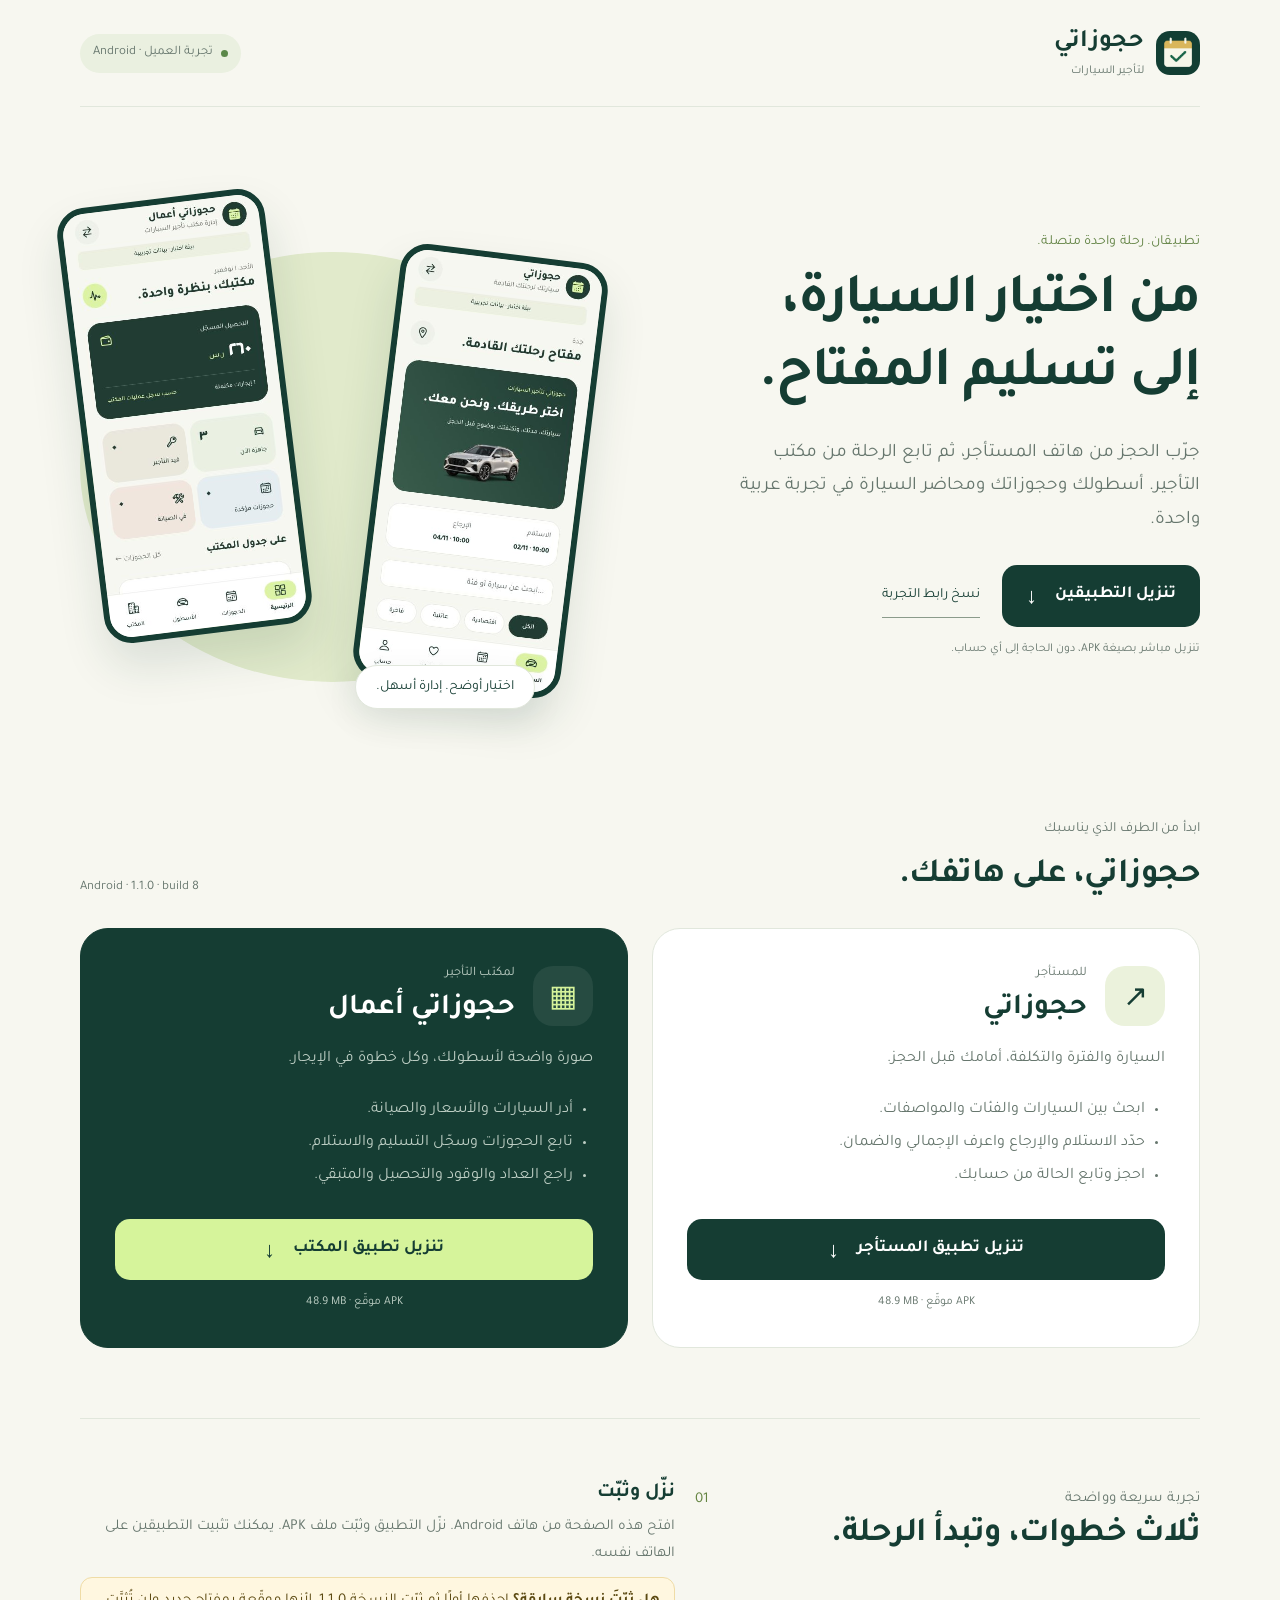
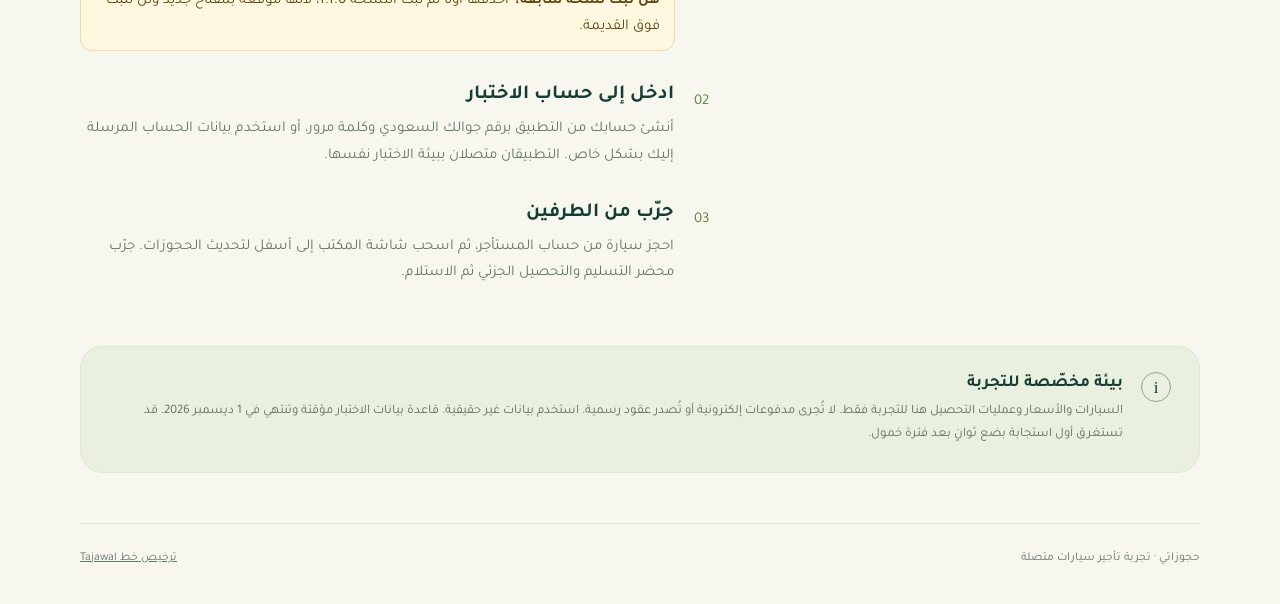
<file: trial/index.html>
<!doctype html>
<html lang="ar" dir="rtl">
<head>
<meta charset="utf-8"><meta name="viewport" content="width=device-width,initial-scale=1">
<title>جرّب حجوزاتي | تطبيقات تأجير السيارات</title>
<meta name="description" content="جرّب تطبيق حجوزاتي للمستأجر وحجوزاتي أعمال لمكتب تأجير السيارات. تنزيل مباشر لأجهزة Android.">
<meta property="og:title" content="جرّب حجوزاتي لتأجير السيارات"><meta property="og:description" content="تطبيق المستأجر وتطبيق مكتب التأجير، في تجربة عربية متصلة. تنزيل مباشر لأجهزة Android."><meta property="og:type" content="website"><meta property="og:locale" content="ar_SA"><meta property="og:url" content="https://abukamil.github.io/hajozati-landing/trial/"><meta property="og:image" content="https://abukamil.github.io/hajozati-landing/trial/assets/social-preview.png">
<meta name="robots" content="noindex,nofollow"><meta name="theme-color" content="#153D33">
<link rel="icon" href="assets/brand.png"><link rel="stylesheet" href="trial.css">
</head>
<body>
<header class="wrap top"><a class="brand" href="#"><img src="assets/brand.png" alt="" width="44" height="44"><span>حجوزاتي<small>لتأجير السيارات</small></span></a><span class="badge"><i></i> تجربة العميل · Android</span></header>
<main class="wrap">
<section class="hero"><div><p class="eyebrow">تطبيقان. رحلة واحدة متصلة.</p><h1>من اختيار السيارة،<br>إلى تسليم المفتاح.</h1><p class="lead">جرّب الحجز من هاتف المستأجر، ثم تابع الرحلة من مكتب التأجير. أسطولك وحجوزاتك ومحاضر السيارة في تجربة عربية واحدة.</p><div class="hero-actions"><a class="button" href="#apps">تنزيل التطبيقين <span aria-hidden="true">↓</span></a><button class="copy" id="copy">نسخ رابط التجربة</button></div><p id="copy-status" class="hint" aria-live="polite">تنزيل مباشر بصيغة APK، دون الحاجة إلى أي حساب.</p></div><div class="visual" aria-label="معاينة واجهتَي التطبيقين"><div class="orbit"></div><img class="phone office" src="assets/office.png" alt="معاينة واجهة إدارة مكتب التأجير" width="390" height="844"><img class="phone renter" src="assets/renter.png" alt="معاينة واجهة اختيار السيارة لدى المستأجر" width="390" height="844"><span class="visual-label">اختيار أوضح. إدارة أسهل.</span></div></section>
<section id="apps" class="apps" aria-labelledby="apps-title"><div class="section-head"><div><p class="eyebrow">ابدأ من الطرف الذي يناسبك</p><h2 id="apps-title">حجوزاتي، على هاتفك.</h2></div><span class="version">Android · 1.1.0 · build 8</span></div><div class="app-grid">
<article class="app-card"><div class="app-title"><span class="app-icon">↗</span><div><p class="eyebrow">للمستأجر</p><h3>حجوزاتي</h3></div></div><p>السيارة والفترة والتكلفة، أمامك قبل الحجز.</p><ul><li>ابحث بين السيارات والفئات والمواصفات.</li><li>حدّد الاستلام والإرجاع واعرف الإجمالي والضمان.</li><li>احجز وتابع الحالة من حسابك.</li></ul><a class="button download" id="customer-apk" href="downloads/hajozati-customer-1.1.0-8.apk" download>تنزيل تطبيق المستأجر <span aria-hidden="true">↓</span></a><p class="file-meta">APK موقّع · <b id="customer-size">48.9 MB</b></p></article>
<article class="app-card dark"><div class="app-title"><span class="app-icon">▦</span><div><p class="eyebrow">لمكتب التأجير</p><h3>حجوزاتي أعمال</h3></div></div><p>صورة واضحة لأسطولك، وكل خطوة في الإيجار.</p><ul><li>أدر السيارات والأسعار والصيانة.</li><li>تابع الحجوزات وسجّل التسليم والاستلام.</li><li>راجع العداد والوقود والتحصيل والمتبقي.</li></ul><a class="button download" id="owner-apk" href="downloads/hajozati-business-1.1.0-8.apk" download>تنزيل تطبيق المكتب <span aria-hidden="true">↓</span></a><p class="file-meta">APK موقّع · <b id="owner-size">48.9 MB</b></p></article>
</div></section>
<section class="steps" aria-labelledby="steps-title"><div><p class="eyebrow">تجربة سريعة وواضحة</p><h2 id="steps-title">ثلاث خطوات، وتبدأ الرحلة.</h2></div><ol><li><span>01</span><div><h3>نزّل وثبّت</h3><p>افتح هذه الصفحة من هاتف Android. نزّل التطبيق وثبّت ملف APK. يمكنك تثبيت التطبيقين على الهاتف نفسه.</p><p class="update-note"><b>هل ثبّتَ نسخة سابقة؟</b> احذفها أولًا ثم ثبّت النسخة 1.1.0، لأنها موقّعة بمفتاح جديد ولن تُثبَّت فوق القديمة.</p></div></li><li><span>02</span><div><h3>ادخل إلى حساب الاختبار</h3><p>أنشئ حسابك من التطبيق برقم جوالك السعودي وكلمة مرور، أو استخدم بيانات الحساب المرسلة إليك بشكل خاص. التطبيقان متصلان ببيئة الاختبار نفسها.</p></div></li><li><span>03</span><div><h3>جرّب من الطرفين</h3><p>احجز سيارة من حساب المستأجر، ثم اسحب شاشة المكتب إلى أسفل لتحديث الحجوزات. جرّب محضر التسليم والتحصيل الجزئي ثم الاستلام.</p></div></li></ol></section>
<section class="note"><span class="note-icon" aria-hidden="true">i</span><div><h3>بيئة مخصّصة للتجربة</h3><p>السيارات والأسعار وعمليات التحصيل هنا للتجربة فقط. لا تُجرى مدفوعات إلكترونية أو تُصدر عقود رسمية. استخدم بيانات غير حقيقية. قاعدة بيانات الاختبار مؤقتة وتنتهي في 1 ديسمبر 2026. قد تستغرق أول استجابة بضع ثوانٍ بعد فترة خمول.</p></div></section>
</main><footer class="wrap"><span>حجوزاتي · تجربة تأجير سيارات متصلة</span><a href="assets/OFL.txt">ترخيص خط Tajawal</a></footer>
<script>
document.getElementById('copy').addEventListener('click',async()=>{try{await navigator.clipboard.writeText('https://abukamil.github.io/hajozati-landing/trial/');document.getElementById('copy-status').textContent='تم نسخ الرابط؛ يمكنك مشاركته مع العميل.';}catch{document.getElementById('copy-status').textContent='رابط التجربة: https://abukamil.github.io/hajozati-landing/trial/';}});
fetch('https://hajozati-rentals-api.onrender.com/health',{mode:'no-cors',credentials:'omit',cache:'no-store'}).catch(()=>{});
</script></body></html>
</file>
<file: fonts/tajawal.css>
@font-face {
  font-family: "Tajawal";
  font-style: normal;
  font-weight: 500;
  font-display: swap;
  src: url(./tajawal-0.ttf) format("truetype");
}
@font-face {
  font-family: "Tajawal";
  font-style: normal;
  font-weight: 700;
  font-display: swap;
  src: url(./tajawal-1.ttf) format("truetype");
}
@font-face {
  font-family: "Tajawal";
  font-style: normal;
  font-weight: 800;
  font-display: swap;
  src: url(./tajawal-2.ttf) format("truetype");
}
</file>
<file: saudi.css>
:root {
  --paper: #f6f1e7;
  --ink: #153f2e;
  --muted: #7c725f;
  --line: #ded2ba;
  --leaf: #15523a;
  --sun: #ac8748;
  --display: "Tajawal", sans-serif;
}
body {
  background-image: radial-gradient(#ae946018 0.6px, transparent 0.6px);
  background-size: 7px 7px;
}
h1,
h2,
h3 {
  font-family: var(--display);
  font-weight: 800;
  letter-spacing: 0;
  line-height: 1.5;
}
header.top {
  background: #f6f1e7f5;
  border-bottom-color: #dacbad;
}
header.top .wrap {
  height: 90px;
}
.brand {
  font-size: 34px;
  font-family: var(--display);
  font-weight: 800;
  letter-spacing: 0;
}
.brand::before {
  content: "";
  width: 26px;
  height: 31px;
  border: 2px solid #a3844b;
  border-radius: 12px 12px 2px 2px;
  background: linear-gradient(
    90deg,
    transparent 46%,
    #a3844b 46%,
    #a3844b 53%,
    transparent 53%
  );
}
.brand small {
  background: #e8dcc4;
  border: 0;
  color: #8e703e;
  border-radius: 2px;
  padding: 1px 6px;
}
nav.links {
  color: #6f6d57;
}
header .btn {
  border-color: #b59a66 !important;
  border-radius: 5px;
}
.btn {
  border-radius: 5px;
  min-height: 54px;
  font-size: 15px;
}
.btn.solid {
  background: #15523a;
  color: #fff;
}
.hero {
  background: #eee2ca;
  color: #153f2e;
  border-bottom: 1px solid #d1bd94;
}
.hero::before {
  display: none;
}
.hero::after {
  background: url("design/najdi-band.svg") repeat-x bottom;
  opacity: 0.8;
}
.hero .wrap {
  grid-template-columns: 1.15fr 0.85fr;
  gap: 75px;
  padding-block: 60px 64px;
}
.hero .eyebrow {
  color: #97763e;
  font-size: 12px;
}
.hero .eyebrow::before {
  background: #a88b52;
  box-shadow: 0 0 0 5px #b08e4512;
}
.hero h1 {
  font-size: clamp(50px, 5.6vw, 77px);
  font-weight: 800;
  line-height: 1.4;
  letter-spacing: 0;
  margin-top: 22px;
}
.hero h1 em {
  color: #6a794b;
}
.hero .lede {
  color: #706751;
  font-size: 18px;
  line-height: 1.9;
  margin-top: 24px;
  max-width: 450px;
}
.hero .btn.solid {
  background: #174f38;
  color: #fff;
}
.hero .btn.ghost {
  border-color: #c9b489;
  color: #354f34;
  background: #f6efdf;
}
.hero .note {
  color: #84775d;
}
.hero-benefits {
  border-top-color: #c6b28a80;
  margin-top: 34px;
  padding-top: 24px;
}
.hero-benefits b {
  color: #9a7d47;
}
.hero-benefits span {
  color: #71674f;
}
.video-stage {
  max-width: 290px;
  margin-inline: 20px;
  isolation: isolate;
}
.heritage-backdrop {
  position: absolute;
  width: 600px;
  height: 580px;
  max-width: none;
  left: 50%;
  top: 50%;
  transform: translate(-50%, -50%);
  z-index: -1;
  opacity: 0.22;
  pointer-events: none;
}
.hero-video {
  border: 5px solid #f9f2e1;
  outline: 1px solid #b89c62;
  border-radius: 27px;
  box-shadow: 0 25px 65px -25px #6f5a3666;
}
.video-heading {
  color: #6c7157;
  font-size: 10px;
}
.video-duration {
  color: #8b723f;
}
.live-dot {
  background: #748752;
}
.orbit-label {
  background: #183f2e;
  color: #d0c4a5;
  padding: 13px 17px;
  border: 1px solid #7f8b58;
  left: -50px;
  top: 82px;
  border-radius: 4px;
  font-size: 11px;
  transform: rotate(-5deg);
  box-shadow: 0 8px 24px #806b3422;
}
.orbit-label b {
  color: #f4e8c7;
  font-size: 12px;
}
.video-caption {
  color: #4c5a3c;
  font-size: 12px;
}
.video-caption > span:last-child {
  color: #8b7c5d;
}
.caption-icon {
  border-color: #b5a071;
  color: #8d743f;
}
.sector-strip {
  background: #153e2e;
  border-color: #153e2e;
}
.sector-strip .wrap {
  padding-block: 24px;
}
.sector-strip span {
  color: #a4b391;
}
.sector-strip b {
  color: #e9e1cb;
  font-family: var(--display);
  font-weight: 500;
  font-size: 15px;
}
section .wrap {
  padding-block: 90px;
}
.kicker {
  color: #9b7d45;
  font-size: 12px;
}
.kicker::before {
  background: #aa8a4c;
}
.sec-head h2 {
  font-size: 44px;
  line-height: 1.4;
}
.sec-head h2 em {
  color: #8d8d69;
}
.sec-head p:not(.kicker) {
  color: #7c715b;
  line-height: 1.95;
}
.steps li {
  border-color: #ded1b4;
}
.steps li::before {
  color: #a48953;
  font-family: var(--body);
  font-size: 12px;
}
.steps h3 {
  font-size: 22px;
  font-weight: 700;
}
.steps p {
  color: #7b705c;
  font-size: 14px;
}
#modes {
  background: #ece1ca;
}
.ledger {
  gap: 20px;
}
.ledger-row {
  background: #fcf8ee;
  border-color: #d9c8a4;
  border-radius: 7px;
  padding: 30px;
}
.ledger-row::before {
  border-radius: 3px;
  border-color: #cdb78a;
  color: #9c7d44;
}
.ledger-row b {
  font-family: var(--display);
  font-size: 32px;
  font-weight: 700;
}
.ledger-row span {
  color: #7d7057;
}
.ledger-row span:nth-child(3) {
  border-top-color: #e6d9be;
}
.ledger-row .unit {
  background: #eee4cc;
  color: #907345;
  border-radius: 2px;
}
#features {
  background: #fffdf7;
}
.features {
  gap: 20px;
}
.feat,
.feat:nth-child(-n + 3),
.feat:not(:nth-child(3n)) {
  background: #f8f4e9;
  border: 1px solid #e4d9c3;
  border-radius: 7px;
  padding: 30px;
}
.feature-icon {
  background: #e9dfc6;
  color: #9b7a3c;
  border-radius: 5px;
}
.feat h3 {
  font-family: var(--display);
  font-size: 22px;
  font-weight: 700;
}
.feat p {
  color: #7b705d;
}
#trust {
  background: #123c2b url("design/najdi-band.svg") repeat-x bottom;
  color: #f4ecd9;
}
#trust h2 {
  font-size: 42px;
  line-height: 1.5;
}
#trust .kicker {
  color: #baa371;
}
.trust div {
  border-bottom-color: #a58b4a33;
}
.trust div::before {
  border-radius: 3px;
  color: #d0b77d;
  background: #b49d5920;
}
.trust b {
  font-family: var(--display);
  font-size: 20px;
  font-weight: 500;
  color: #eee4cb;
}
.trust p {
  color: #b1bea0;
}
.card {
  border-color: #ded0b3;
  border-radius: 7px;
  background: #fffdf8;
  padding: 32px;
}
.card:first-child {
  background: #173f2e;
  border-color: #173f2e;
  color: #fff;
}
.card:first-child h3 {
  color: #f1e7cb;
}
.card:first-child p {
  color: #b7c5a7;
}
.card:first-child .btn {
  background: #e0cda3;
  color: #29472f;
}
.card h3 {
  font-family: var(--display);
  font-size: 25px;
  font-weight: 700;
}
.card p {
  color: #7b705a;
}
.pill {
  background: #e6dcc3;
  color: #8a713e;
  border-radius: 2px;
}
.pill.soon {
  background: #eee8db;
  color: #98856b;
}
.card:nth-child(2) .btn {
  border-color: #c6b186;
  color: #6f613f;
}
#setup {
  background: #ece2cd;
}
.workspace-bar {
  border-color: #d0bc92;
  background: #faf6ec;
  border-radius: 7px 7px 0 0;
  color: #8f7b56;
}
.workspace-bar i {
  background: #c2ac7d;
}
.watch.wide {
  background: #faf6ec;
  border-color: #d0bc92;
  border-radius: 0 0 7px 7px;
}
.clip {
  border-radius: 5px;
}
.faq {
  border-top-color: #d8c7a7;
}
details {
  border-bottom-color: #ded1b7;
}
summary {
  font-size: 17px;
  color: #4a5940;
}
summary::after {
  color: #a3864b;
}
details p {
  color: #7f725b;
}
.final .wrap {
  border-radius: 8px;
  background: #153f2d url("design/najdi-band.svg") repeat-x bottom;
  color: #f7efdc;
  padding: 60px;
}
.final h2 {
  font-family: var(--display);
  font-size: 48px;
  font-weight: 800;
  line-height: 1.4;
}
.final .final-kicker {
  color: #baa272;
}
.final p:not(.final-kicker) {
  color: #bbc5a5;
}
.final .btn {
  background: #decba2;
  color: #28462e;
}
footer .wrap {
  color: #8a7c60;
}
.wa-float {
  background: #174e36;
  border-color: #d0b57980;
}
@media (max-width: 1050px) {
  .hero .wrap {
    gap: 45px;
  }
  .hero h1 {
    font-size: 63px;
  }
  .video-stage {
    margin-inline: 10px;
  }
  .orbit-label {
    left: -28px;
  }
  .sec-head h2 {
    font-size: 38px;
  }
  .card {
    padding: 25px;
  }
  .card h3 {
    font-size: 22px;
  }
}
@media (max-width: 850px) {
  .hero .wrap {
    grid-template-columns: 1fr;
    gap: 48px;
    padding-block: 40px 48px;
  }
  .hero .copy {
    max-width: 640px;
  }
  .hero h1 {
    font-size: 66px;
  }
  .hero .lede {
    max-width: 540px;
  }
  .video-stage {
    max-width: 310px;
  }
  .heritage-backdrop {
    height: 600px;
    width: 550px;
  }
  .sector-strip b {
    font-size: 14px;
  }
  .features {
    gap: 16px;
  }
  .feat {
    padding: 24px;
  }
  .sec-head h2 {
    font-size: 36px;
  }
  #trust h2 {
    font-size: 36px;
  }
  .final h2 {
    font-size: 40px;
  }
  .final .wrap {
    padding: 40px;
  }
  section .wrap {
    padding-block: 60px;
  }
}
@media (max-width: 640px) {
  header.top .wrap {
    height: 77px;
  }
  .brand {
    font-size: 29px;
  }
  .brand::before {
    height: 25px;
    width: 21px;
  }
  .brand small {
    font-size: 8px;
  }
  .hero h1 {
    font-size: clamp(44px, 12vw, 60px);
    line-height: 1.35;
  }
  .hero .lede {
    font-size: 16px;
    line-height: 1.95;
  }
  .hero .eyebrow {
    font-size: 11px;
  }
  .hero .btn {
    font-size: 14px;
  }
  .hero .note {
    font-size: 10px;
  }
  .hero-benefits {
    padding-top: 21px;
    margin-top: 28px;
  }
  .hero-benefits span {
    font-size: 11px;
  }
  .video-stage {
    max-width: 280px;
  }
  .orbit-label {
    left: -18px;
    font-size: 10px;
  }
  .orbit-label b {
    font-size: 11px;
  }
  .hero-video {
    border-radius: 25px;
  }
  .sector-strip .wrap {
    gap: 12px 23px;
  }
  .sector-strip b {
    font-size: 13px;
  }
  .sec-head h2 {
    font-size: 33px;
  }
  .sec-head p:not(.kicker) {
    font-size: 14px;
  }
  .steps h3 {
    font-size: 20px;
  }
  .steps p {
    font-size: 13px;
  }
  .features {
    gap: 12px;
  }
  .feat,
  .feat:nth-child(-n + 3),
  .feat:not(:nth-child(3n)) {
    padding: 23px;
    border: 1px solid #e4d9c3;
  }
  .feat h3 {
    font-size: 21px;
  }
  .feature-icon {
    margin-bottom: 12px;
  }
  .feat p {
    font-size: 13px;
  }
  .ledger-row b {
    font-size: 29px;
  }
  .trust b {
    font-size: 20px;
  }
  #trust h2 {
    font-size: 34px;
  }
  .card h3 {
    font-size: 25px;
  }
  .final h2 {
    font-size: 36px;
  }
  .final .wrap {
    padding: 30px 25px;
  }
  .final .btn {
    min-height: 52px;
  }
  summary {
    font-size: 15px;
  }
}
.hero .hero-video {
  border-radius: 26px;
}
@media (max-width: 640px) {
  .hero h1 em {
    font-size: 0.82em;
  }
}
@media (max-width: 360px) {
  .hero h1 em {
    font-size: 0.74em;
  }
}

.brand .project-icon {
  width: 40px;
  height: 40px;
  flex: 0 0 40px;
  object-fit: contain;
  border-radius: 10px;
}
.brand:has(> .project-icon)::before {
  content: none;
}
@media (max-width: 640px) {
  .brand .project-icon {
    width: 34px;
    height: 34px;
    flex-basis: 34px;
    border-radius: 8px;
  }
}

/* Spacing review: one gutter, one rhythm on small screens. */
@media (max-width: 640px) {
  .steps {
    grid-template-columns: 1fr;
    gap: 0;
    margin-top: 32px;
  }
  .steps li,
  .steps li:first-child,
  .steps li:nth-child(3) {
    display: grid;
    grid-template-columns: 44px 1fr;
    column-gap: 16px;
    align-items: start;
    padding: 20px 0;
    border: 0;
    border-top: 1px solid #d9cdb2;
  }
  .steps li:first-child {
    border-top: 0;
    padding-top: 4px;
  }
  .steps li::before {
    grid-row: span 2;
    display: grid;
    place-items: center;
    width: 40px;
    height: 40px;
    margin: 0;
    border: 1px solid #d9cdb2;
    border-radius: 10px;
    font-size: 13px;
  }
  .steps h3 {
    margin: 2px 0 0;
    font-size: 18px;
    line-height: 1.5;
  }
  .steps p {
    margin-top: 6px;
    font-size: 14px;
  }
  .final {
    padding-inline: 26px;
  }
}
@media (max-width: 360px) {
  .final {
    padding-inline: 20px;
  }
}
</file>
<file: trial/trial.css>
@font-face{font-family:Tajawal;src:url('assets/Tajawal-Regular.ttf') format('truetype');font-display:swap;font-weight:400}@font-face{font-family:Tajawal;src:url('assets/Tajawal-Bold.ttf') format('truetype');font-display:swap;font-weight:700}
:root{--ink:#153d33;--lime:#d6f49b;--paper:#f7f7f0;--muted:#66766d;--line:#e1e7dc}*{box-sizing:border-box}html{scroll-behavior:smooth;scroll-padding-top:30px}body{margin:0;background:var(--paper);color:var(--ink);font-family:Tajawal,Arial,sans-serif;font-size:17px;line-height:1.75}a{color:inherit;text-decoration:none}button{font:inherit;cursor:pointer}.wrap{width:min(1120px,calc(100% - 48px));margin-inline:auto}.top{display:flex;justify-content:space-between;align-items:center;padding-block:28px;border-bottom:1px solid var(--line)}.brand{display:flex;align-items:center;gap:12px;font-size:25px;font-weight:700;line-height:1.2}.brand img{border-radius:14px}.brand small{display:block;font-size:12px;color:var(--muted);font-weight:400;padding-top:6px}.badge,.version{font-size:13px;color:var(--muted);white-space:nowrap}.badge{display:flex;gap:8px;align-items:center;background:#eaf0e0;padding:8px 13px;border-radius:30px}.badge i{width:7px;height:7px;border-radius:50%;background:#5b8849}.hero{display:grid;grid-template-columns:1.1fr 1fr;align-items:center;gap:60px;min-height:690px;padding-block:60px}.eyebrow{font-size:14px;letter-spacing:.1px;color:var(--muted);margin:0 0 12px}.hero .eyebrow{color:#628344}h1{font-size:clamp(40px,4.4vw,60px);line-height:1.3;letter-spacing:-1.3px;margin:0 0 24px}h2{font-size:34px;line-height:1.35;margin:0;letter-spacing:-.5px}h3{margin:0;font-size:25px;line-height:1.4}.lead{font-size:19px;color:var(--muted);max-width:480px;margin-bottom:28px}.hero-actions{display:flex;align-items:center;gap:22px;flex-wrap:wrap}.button{display:flex;gap:18px;justify-content:center;align-items:center;background:var(--ink);color:white;border-radius:15px;padding:15px 24px;font-weight:700;line-height:1.45;transition:transform .15s,background .15s}.button:hover{background:#245647;transform:translateY(-2px)}.button:focus-visible,button:focus-visible,a:focus-visible{outline:3px solid #87a64d;outline-offset:5px}.button span{font-family:Arial;font-size:22px}.copy{padding:10px 0;color:var(--ink);border:0;background:none;border-bottom:1px solid #8b9b8b;font-size:14px}.hint{font-size:12px;color:var(--muted);min-height:24px}.visual{position:relative;height:530px;direction:ltr;isolation:isolate}.orbit{position:absolute;inset:65px 0 35px;border-radius:50%;background:#e1eacb;z-index:-1}.phone{position:absolute;width:209px;height:auto;border-radius:28px;box-shadow:0 24px 45px #153d3320;border:6px solid var(--ink);background:white}.office{left:0;top:10px;transform:rotate(-7deg)}.renter{right:0;top:65px;transform:rotate(7deg)}.visual-label{position:absolute;bottom:8px;right:50px;background:white;box-shadow:0 12px 35px #153d3314;border:1px solid var(--line);padding:9px 20px;border-radius:30px;font-size:14px;direction:rtl}.apps{padding-block:20px 70px}.section-head{display:flex;align-items:flex-end;justify-content:space-between;gap:20px;margin-bottom:28px}.app-grid{display:grid;grid-template-columns:1fr 1fr;gap:24px}.app-card{padding:34px;border-radius:28px;background:white;border:1px solid var(--line);display:flex;flex-direction:column}.app-title{display:flex;align-items:center;gap:18px}.app-title h3{font-size:29px}.app-title .eyebrow{margin-bottom:3px;font-size:13px}.app-icon{display:grid;place-content:center;width:60px;height:60px;background:#ebf2dc;border-radius:20px;font-family:Arial;font-size:30px}.app-card>p,.app-card li{font-size:16px;color:var(--muted)}.app-card ul{padding-right:20px;line-height:2.05;margin:5px 0 26px;flex:1}.app-card .download{width:100%}.app-card .file-meta{text-align:center;margin:12px 0 0;font-size:12px;font-weight:400}.file-meta b{font-weight:400;direction:ltr;display:inline-block}.dark{background:var(--ink);color:white;border-color:var(--ink)}.dark .app-icon{background:#ffffff12;color:var(--lime)}.dark .eyebrow,.dark>p,.dark li{color:#bdcec4}.dark .button{background:var(--lime);color:var(--ink)}.dark .button:hover{background:#c4e885}.steps{display:grid;grid-template-columns:.85fr 1.3fr;gap:80px;border-top:1px solid var(--line);padding-block:60px}.steps ol{margin:0;padding:0;list-style:none;display:flex;flex-direction:column;gap:30px}.steps li{display:flex;gap:20px}.steps li>span{font-size:15px;direction:ltr;color:#648441;padding:8px 0}.steps h3{font-size:20px}.steps p{color:var(--muted);font-size:15px;margin:7px 0 0}.note{display:flex;gap:18px;padding:25px 28px;background:#eaf0e0;border:1px solid #dfe8d2;border-radius:22px;margin-bottom:50px}.note-icon{display:grid;place-content:center;flex:0 0 30px;height:30px;border:1px solid #94a587;border-radius:50%;font-family:Georgia}.note h3{font-size:17px}.note p{font-size:13px;margin:5px 0 0;color:#5e705f}footer{padding-block:24px 35px;border-top:1px solid var(--line);display:flex;justify-content:space-between;gap:15px;font-size:12px;color:var(--muted)}footer a{text-decoration:underline}.steps .update-note{background:#fff7e0;border:1px solid #efdca6;border-radius:12px;padding:10px 14px;color:#5c4a12;margin-top:10px}.update-note b{font-weight:700}@media(max-width:800px){.hero{gap:30px;min-height:620px}.visual{height:450px}.phone{width:170px}.visual-label{right:5px;bottom:0}.hero .lead{font-size:17px}.steps{gap:30px;grid-template-columns:.85fr 1.2fr}.app-card{padding:25px}.app-card ul{font-size:15px}}@media(max-width:620px){.wrap{width:calc(100% - 36px)}.top{padding-block:20px}.brand{font-size:22px}.brand img{width:39px;height:39px}.badge{font-size:10px;padding:7px 10px}.hero{grid-template-columns:1fr;gap:28px;padding-block:42px 45px;min-height:0}h1{font-size:42px;letter-spacing:-1px}.lead{margin-bottom:23px}.hero-actions{gap:20px}.visual{height:440px;width:min(340px,100%);margin-inline:auto;margin-top:4px}.phone{width:177px}.office{left:5px;top:0}.renter{right:5px;top:42px}.orbit{inset:50px -8px 30px}.visual-label{right:55px;bottom:0;font-size:12px}.app-grid{grid-template-columns:1fr;gap:18px}.section-head{align-items:flex-start;flex-direction:column;gap:8px}h2{font-size:28px}.app-card{padding:27px}.apps{padding-bottom:42px}.steps{grid-template-columns:1fr;gap:28px;padding-block:40px}.steps ol{gap:22px}.note{padding:20px;gap:12px;margin-bottom:30px}footer{flex-direction:column;gap:5px}.button{padding:15px 20px}}@media(prefers-reduced-motion:reduce){html{scroll-behavior:auto}*{transition:none!important}}
</file>
